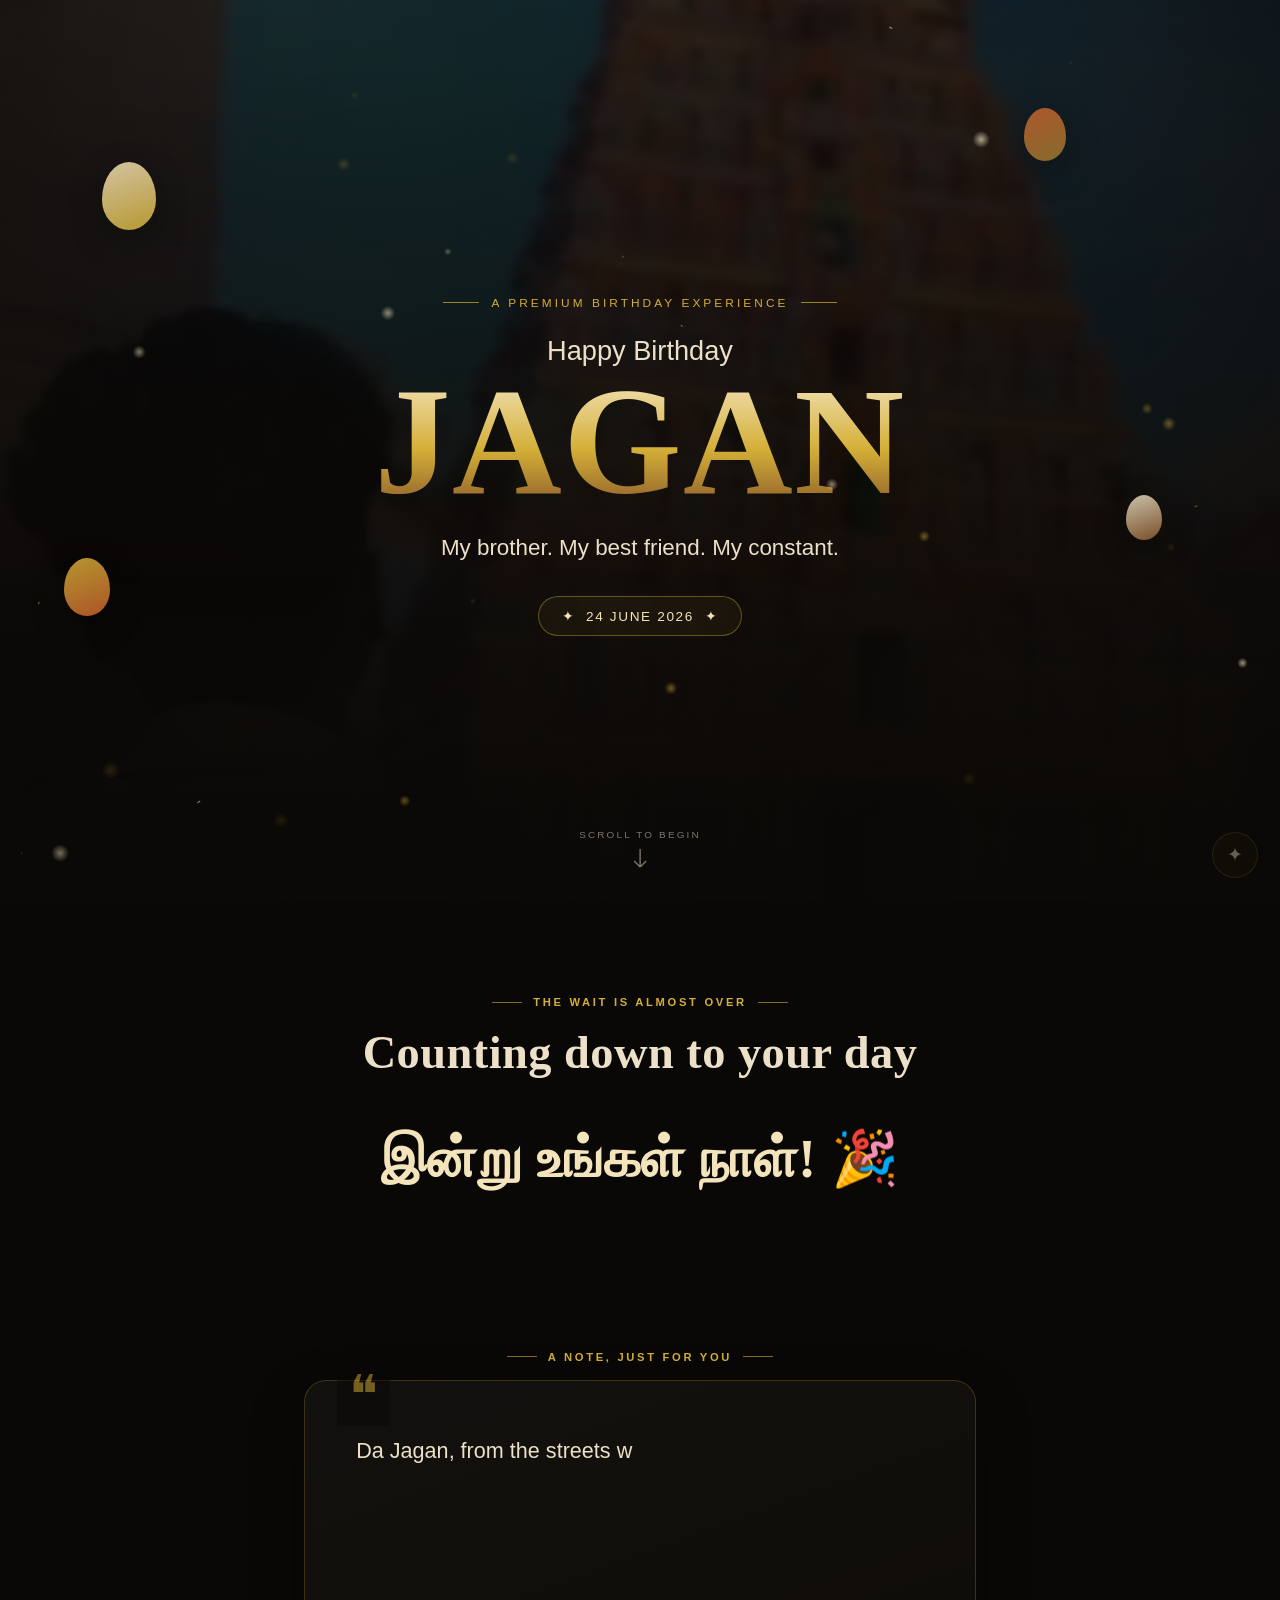
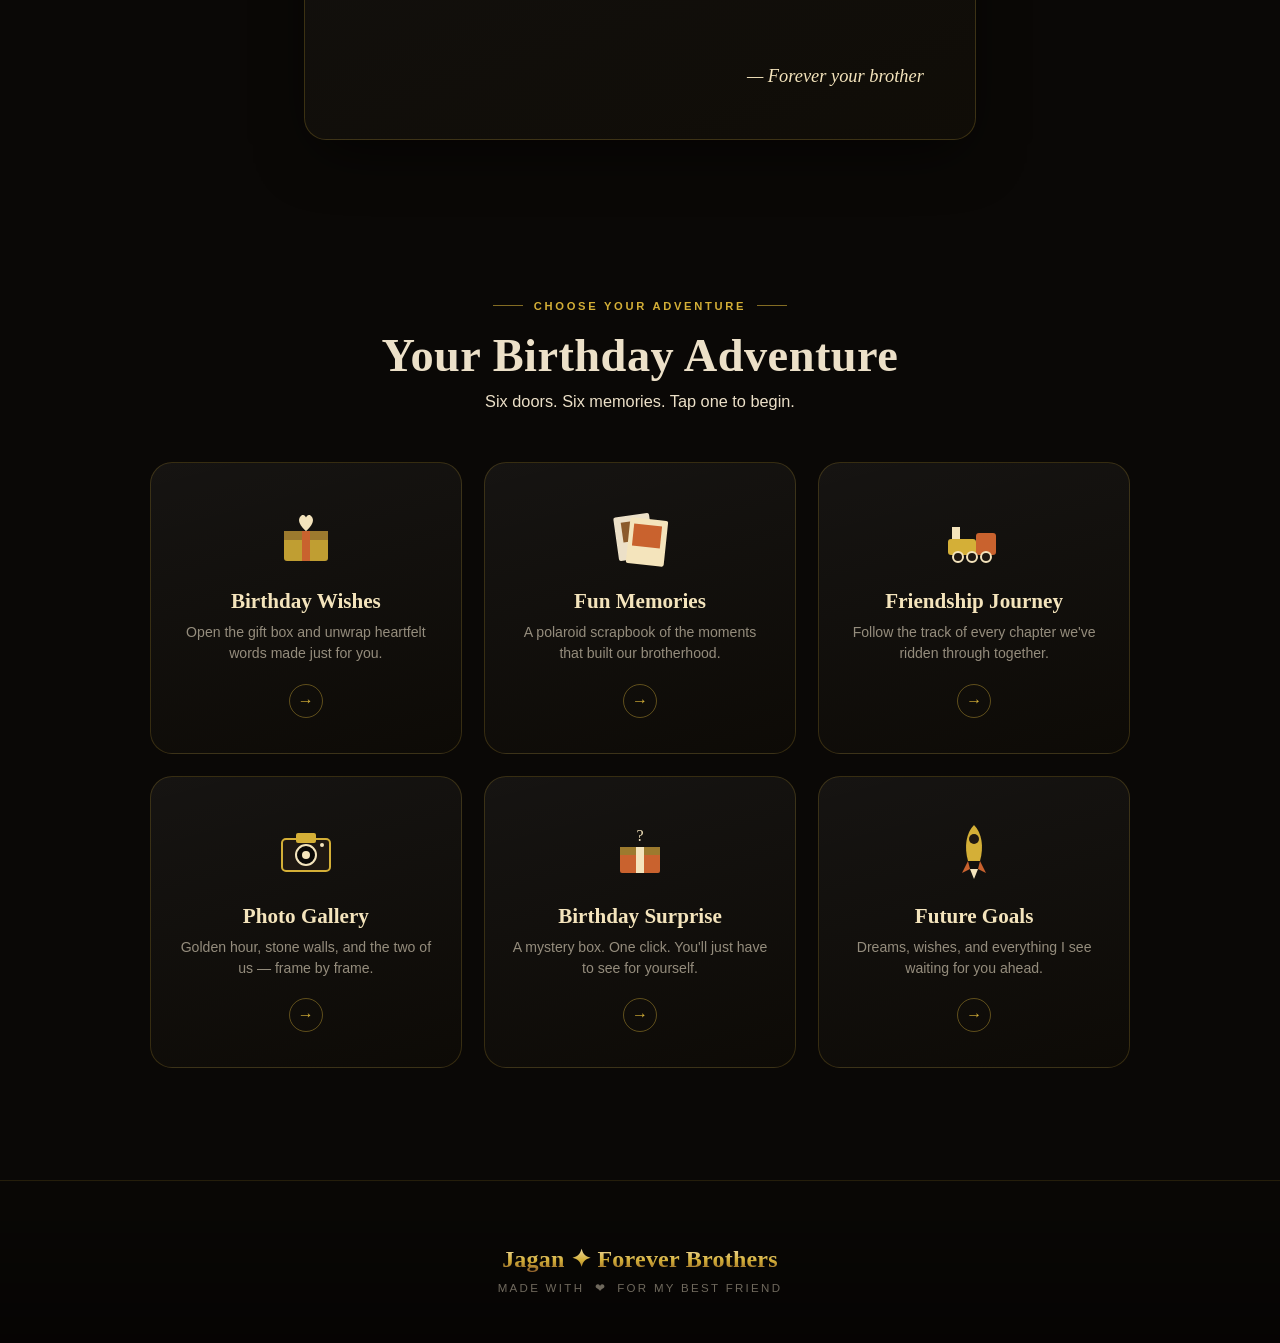
<file: index.html>
<!DOCTYPE html>
<html lang="en">
<head>
<meta charset="UTF-8">
<meta name="viewport" content="width=device-width, initial-scale=1.0">
<title>Jagan • Birthday Experience</title>
<link rel="stylesheet" href="style.css">
<style>
  /* ===== Home-specific ===== */
  .nav-brand{ visibility:hidden; }

  .hero{
    position:relative;
    min-height:100vh;
    display:flex;
    flex-direction:column;
    align-items:center;
    justify-content:center;
    text-align:center;
    overflow:hidden;
    padding:6rem 1.5rem 4rem;
  }
  .hero-photo-wrap{
    position:absolute; inset:0; z-index:0;
  }
  .hero-photo-wrap img{
    width:100%; height:100%;
    object-fit:cover;
    object-position:center 22%;
    opacity:0.32;
    filter:saturate(1.05) contrast(1.05);
  }
  .hero-photo-wrap::after{
    content:'';
    position:absolute; inset:0;
    background:
      linear-gradient(180deg, rgba(10,8,6,0.55) 0%, rgba(10,8,6,0.75) 40%, rgba(10,8,6,0.98) 90%);
  }
  .balloon{
    position:absolute;
    z-index:1;
    width:54px;
    border-radius:50% 50% 50% 50% / 55% 55% 45% 45%;
    opacity:0.85;
    animation:floatBalloon 7s ease-in-out infinite;
    filter:drop-shadow(0 10px 18px rgba(0,0,0,0.4));
  }
  .balloon::after{
    content:'';
    position:absolute;
    bottom:-22px; left:50%;
    width:1px; height:22px;
    background:rgba(212,175,55,0.4);
  }
  @keyframes floatBalloon{
    0%,100%{ transform:translateY(0) rotate(-3deg); }
    50%{ transform:translateY(-22px) rotate(3deg); }
  }
  .hero-content{ position:relative; z-index:2; max-width:760px; }
  .hero-eyebrow{
    display:flex; align-items:center; gap:0.8rem; justify-content:center;
    margin-bottom:1.6rem;
    opacity:0;
    animation:fadeUp 0.9s var(--ease) 0.1s forwards;
  }
  .hero-eyebrow .line{ width:36px; height:1px; background:var(--gold); opacity:0.7; }
  .hero-eyebrow span.label{
    font-family:'Outfit',sans-serif; font-size:0.74rem; letter-spacing:0.26em; text-transform:uppercase; color:var(--gold);
  }
  .hero-greeting{
    font-size:clamp(1.3rem,3vw,1.7rem);
    color:var(--cream);
    opacity:0;
    margin-bottom:0.4rem;
    animation:fadeUp 0.9s var(--ease) 0.25s forwards;
  }
  .hero-name{
    font-size:clamp(4rem, 17vw, 9.5rem);
    line-height:0.9;
    opacity:0;
    animation:fadeUp 1s var(--ease) 0.4s forwards;
  }
  .hero-sub{
    margin-top:1.5rem;
    font-size:clamp(1.05rem, 2.4vw, 1.4rem);
    color:var(--cream);
    opacity:0;
    font-weight:300;
    animation:fadeUp 0.9s var(--ease) 0.6s forwards;
  }
  .hero-date-badge{
    margin-top:2.2rem;
    display:inline-flex;
    align-items:center;
    gap:0.6rem;
    padding:0.7rem 1.4rem;
    border:1px solid rgba(212,175,55,0.4);
    border-radius:999px;
    background:rgba(212,175,55,0.06);
    font-family:'Outfit',sans-serif;
    font-size:0.85rem;
    letter-spacing:0.12em;
    color:var(--gold-bright);
    opacity:0;
    animation:fadeUp 0.9s var(--ease) 0.75s forwards;
  }
  @keyframes fadeUp{
    from{ opacity:0; transform:translateY(22px); }
    to{ opacity:1; transform:translateY(0); }
  }
  .scroll-cue{
    position:absolute; bottom:2rem; left:50%; transform:translateX(-50%);
    z-index:2; display:flex; flex-direction:column; align-items:center; gap:0.5rem;
    color:var(--cream); opacity:0.5;
    animation:bob 2.4s ease-in-out infinite;
  }
  @keyframes bob{ 0%,100%{ transform:translate(-50%,0); } 50%{ transform:translate(-50%,8px); } }
  .scroll-cue span{ font-size:0.62rem; letter-spacing:0.22em; text-transform:uppercase; font-family:'Outfit',sans-serif; }

  /* ===== Countdown ===== */
  .countdown-section{ padding:6rem 1.5rem 5rem; text-align:center; position:relative; }
  .countdown-title{ font-size:clamp(1.9rem, 4.5vw, 2.9rem); margin-bottom:3rem; }
  .countdown-grid{ display:flex; justify-content:center; gap:1.1rem; flex-wrap:wrap; max-width:760px; margin:0 auto; }
  .count-box{
    background:linear-gradient(165deg, rgba(212,175,55,0.1), rgba(139,90,43,0.05));
    border:1px solid rgba(212,175,55,0.3);
    border-radius:var(--radius-md);
    padding:1.7rem 1.3rem;
    min-width:104px;
    position:relative;
    transition:transform 0.4s var(--ease), border-color 0.4s var(--ease);
  }
  .count-box:hover{ transform:translateY(-6px); border-color:rgba(212,175,55,0.6); }
  .count-num{ font-family:'Playfair Display',serif; font-weight:800; font-size:2.7rem; color:var(--gold-bright); line-height:1; }
  .count-label{ font-family:'Outfit',sans-serif; font-size:0.66rem; letter-spacing:0.2em; text-transform:uppercase; color:var(--cream); opacity:0.65; margin-top:0.7rem; }
  .countdown-arrived{ display:none; font-size:clamp(2rem,6vw,3.4rem); color:var(--gold-bright); }

  /* ===== Message ===== */
  .message-section{ padding:5rem 1.5rem 6rem; text-align:center; }
  .message-card{
    background:linear-gradient(160deg, rgba(255,255,255,0.04), rgba(212,175,55,0.03));
    border:1px solid rgba(212,175,55,0.22);
    border-radius:var(--radius-lg);
    padding:clamp(2rem,5vw,3.2rem);
    box-shadow:var(--shadow-soft);
    position:relative;
  }
  .message-card::before{
    content:'❝';
    position:absolute;
    top:-18px; left:32px;
    font-family:'Playfair Display',serif;
    font-size:3.4rem;
    color:var(--gold);
    opacity:0.5;
    background:var(--void);
    padding:0 12px;
  }
  #typedMessage{
    font-size:clamp(1.05rem, 2.2vw, 1.35rem);
    line-height:1.8;
    color:var(--cream);
    min-height:9.5em;
    text-align:left;
  }
  .message-signoff{
    margin-top:1.8rem;
    text-align:right;
    font-family:'Playfair Display',serif;
    font-style:italic;
    color:var(--gold-bright);
    font-size:1.15rem;
  }

  /* ===== Cards Grid ===== */
  .cards-section{ padding:4rem 1.5rem 7rem; text-align:center; }
  .cards-title{ font-size:clamp(1.9rem,4.5vw,2.9rem); margin-bottom:0.6rem; }
  .cards-sub{ color:var(--cream); opacity:0.65; margin-bottom:3.2rem; font-size:1.02rem; }
  .cards-grid{
    display:grid;
    grid-template-columns:repeat(auto-fit, minmax(240px, 1fr));
    gap:1.4rem;
    max-width:980px;
    margin:0 auto;
  }
  .bcard{
    position:relative;
    display:flex;
    flex-direction:column;
    align-items:center;
    text-align:center;
    text-decoration:none;
    padding:2.6rem 1.6rem 2.2rem;
    border-radius:var(--radius-lg);
    background:linear-gradient(165deg, rgba(255,255,255,0.05), rgba(212,175,55,0.02));
    border:1px solid rgba(212,175,55,0.2);
    overflow:hidden;
    transition:transform 0.45s var(--ease), border-color 0.45s var(--ease), box-shadow 0.45s var(--ease);
  }
  .bcard::before{
    content:'';
    position:absolute; inset:0;
    background:radial-gradient(circle at 50% 0%, rgba(212,175,55,0.16), transparent 65%);
    opacity:0;
    transition:opacity 0.45s var(--ease);
  }
  .bcard:hover{
    transform:translateY(-10px) scale(1.02);
    border-color:rgba(212,175,55,0.55);
    box-shadow:0 25px 60px -15px rgba(212,175,55,0.25);
  }
  .bcard:hover::before{ opacity:1; }
  .bcard-icon{
    width:64px; height:64px;
    margin-bottom:1.3rem;
    position:relative;
    z-index:1;
  }
  .bcard-icon svg{ width:100%; height:100%; }
  .bcard-title{
    font-family:'Playfair Display',serif;
    font-weight:700;
    font-size:1.32rem;
    color:var(--gold-bright);
    margin-bottom:0.5rem;
    position:relative; z-index:1;
  }
  .bcard-desc{
    font-size:0.88rem;
    color:var(--cream);
    opacity:0.6;
    position:relative; z-index:1;
    line-height:1.5;
  }
  .bcard-arrow{
    margin-top:1.2rem;
    width:34px; height:34px;
    border-radius:50%;
    border:1px solid rgba(212,175,55,0.4);
    display:flex; align-items:center; justify-content:center;
    color:var(--gold);
    position:relative; z-index:1;
    transition:background 0.4s var(--ease), transform 0.4s var(--ease);
  }
  .bcard:hover .bcard-arrow{ background:var(--gold); color:var(--ink); transform:translateX(4px); }

  /* ===== Easter egg ===== */
  .egg-trigger{
    position:fixed;
    bottom:1.4rem; right:1.4rem;
    width:46px; height:46px;
    border-radius:50%;
    background:rgba(212,175,55,0.08);
    border:1px solid rgba(212,175,55,0.3);
    z-index:40;
    cursor:pointer;
    display:flex; align-items:center; justify-content:center;
    font-size:1.2rem;
    opacity:0.4;
    transition:opacity 0.4s ease, transform 0.4s ease;
  }
  .egg-trigger:hover{ opacity:1; transform:scale(1.1) rotate(15deg); }

  .egg-modal{
    position:fixed; inset:0; z-index:250;
    display:none;
    align-items:center; justify-content:center;
    background:rgba(10,8,6,0.88);
    backdrop-filter:blur(6px);
    padding:1.5rem;
  }
  .egg-modal.show{ display:flex; }
  .egg-box{
    max-width:420px;
    text-align:center;
    background:linear-gradient(160deg, rgba(212,175,55,0.1), rgba(255,255,255,0.03));
    border:1px solid rgba(212,175,55,0.4);
    border-radius:var(--radius-lg);
    padding:2.6rem 2rem;
    position:relative;
    animation:eggPop 0.5s var(--ease);
  }
  @keyframes eggPop{ from{ opacity:0; transform:scale(0.85); } to{ opacity:1; transform:scale(1); } }
  .egg-box h3{ font-family:'Playfair Display',serif; color:var(--gold-bright); font-size:1.5rem; margin-bottom:0.8rem; }
  .egg-box p{ font-size:0.98rem; color:var(--cream); opacity:0.85; line-height:1.6; margin-bottom:1.4rem; }
  .egg-close{
    position:absolute; top:14px; right:16px;
    background:none; border:none; color:var(--gold); font-size:1.3rem; cursor:pointer;
  }
</style>
</head>
<body>

<div class="bg-glow"></div>
<canvas id="fxCanvas"></canvas>

<nav class="site-nav">
  <span class="nav-brand">Jagan</span>
  <span></span>
</nav>

<!-- ================= HERO ================= -->
<section class="hero">
  <div class="hero-photo-wrap">
    <img src="assets/photo-3.jpeg" alt="Jagan at the temple">
  </div>

  <svg class="balloon" style="left:8%; top:18%; background:linear-gradient(160deg,#f4e4bc,#d4af37); animation-delay:0s;" viewBox="0 0 40 50"></svg>
  <svg class="balloon" style="left:80%; top:12%; width:42px; background:linear-gradient(160deg,#c9622e,#9c7a2e); animation-delay:1.2s;" viewBox="0 0 40 50"></svg>
  <svg class="balloon" style="left:88%; top:55%; width:36px; background:linear-gradient(160deg,#ece0c8,#8b5a2b); animation-delay:2.4s;" viewBox="0 0 40 50"></svg>
  <svg class="balloon" style="left:5%; top:62%; width:46px; background:linear-gradient(160deg,#d4af37,#c9622e); animation-delay:0.6s;" viewBox="0 0 40 50"></svg>

  <div class="hero-content">
    <div class="hero-eyebrow">
      <span class="line"></span>
      <span class="label">A Premium Birthday Experience</span>
      <span class="line"></span>
    </div>
    <p class="hero-greeting">Happy Birthday</p>
    <h1 class="hero-name display gold-text">JAGAN</h1>
    <p class="hero-sub">My brother. My best friend. My constant.</p>
    <div class="hero-date-badge">✦ &nbsp;24 JUNE 2026&nbsp; ✦</div>
  </div>

  <div class="scroll-cue">
    <span>Scroll to begin</span>
    <svg width="14" height="20" viewBox="0 0 14 20" fill="none"><path d="M7 1V19M7 19L1 13M7 19L13 13" stroke="currentColor" stroke-width="1.4"/></svg>
  </div>
</section>

<!-- ================= COUNTDOWN ================= -->
<section class="countdown-section">
  <div class="section-eyebrow"><span class="line"></span> The Wait Is Almost Over <span class="line"></span></div>
  <h2 class="countdown-title display reveal">Counting down to your day</h2>
  <div class="countdown-grid" id="countdownGrid">
    <div class="count-box reveal"><div class="count-num" id="cd-days">--</div><div class="count-label">Days</div></div>
    <div class="count-box reveal"><div class="count-num" id="cd-hours">--</div><div class="count-label">Hours</div></div>
    <div class="count-box reveal"><div class="count-num" id="cd-mins">--</div><div class="count-label">Minutes</div></div>
    <div class="count-box reveal"><div class="count-num" id="cd-secs">--</div><div class="count-label">Seconds</div></div>
  </div>
  <div class="countdown-arrived display" id="countdownArrived">இன்று உங்கள் நாள்! 🎉</div>
</section>

<!-- ================= MESSAGE ================= -->
<section class="message-section">
  <div class="wrap-narrow">
    <div class="section-eyebrow"><span class="line"></span> A Note, Just For You <span class="line"></span></div>
    <div class="message-card reveal">
      <p id="typedMessage"></p>
      <p class="message-signoff">— Forever your brother</p>
    </div>
  </div>
</section>

<!-- ================= CARDS GRID ================= -->
<section class="cards-section">
  <div class="section-eyebrow"><span class="line"></span> Choose Your Adventure <span class="line"></span></div>
  <h2 class="cards-title display reveal">Your Birthday Adventure</h2>
  <p class="cards-sub reveal">Six doors. Six memories. Tap one to begin.</p>

  <div class="cards-grid">

    <a href="wishes.html" data-transition class="bcard reveal">
      <div class="bcard-icon">
        <svg viewBox="0 0 64 64" fill="none">
          <rect x="10" y="26" width="44" height="30" rx="3" fill="#d4af37" opacity="0.9"/>
          <rect x="10" y="26" width="44" height="9" fill="#9c7a2e"/>
          <rect x="28" y="26" width="8" height="30" fill="#c9622e"/>
          <path d="M32 26C32 26 22 18 26 12C30 6 36 14 32 26Z" fill="#f4e4bc"/>
          <path d="M32 26C32 26 42 18 38 12C34 6 28 14 32 26Z" fill="#f4e4bc"/>
        </svg>
      </div>
      <div class="bcard-title">Birthday Wishes</div>
      <div class="bcard-desc">Open the gift box and unwrap heartfelt words made just for you.</div>
      <div class="bcard-arrow">→</div>
    </a>

    <a href="memories.html" data-transition class="bcard reveal">
      <div class="bcard-icon">
        <svg viewBox="0 0 64 64" fill="none">
          <rect x="8" y="10" width="36" height="44" rx="2" fill="#ece0c8" transform="rotate(-8 26 32)"/>
          <rect x="14" y="16" width="24" height="20" fill="#8b5a2b" transform="rotate(-8 26 26)"/>
          <rect x="20" y="14" width="38" height="46" rx="2" fill="#f4e4bc" transform="rotate(6 39 37)"/>
          <rect x="25" y="20" width="28" height="22" fill="#c9622e" transform="rotate(6 39 31)"/>
        </svg>
      </div>
      <div class="bcard-title">Fun Memories</div>
      <div class="bcard-desc">A polaroid scrapbook of the moments that built our brotherhood.</div>
      <div class="bcard-arrow">→</div>
    </a>

    <a href="journey.html" data-transition class="bcard reveal">
      <div class="bcard-icon">
        <svg viewBox="0 0 64 64" fill="none">
          <rect x="6" y="34" width="28" height="16" rx="3" fill="#d4af37"/>
          <rect x="34" y="28" width="20" height="22" rx="3" fill="#c9622e"/>
          <circle cx="16" cy="52" r="5" fill="#1f1812" stroke="#f4e4bc" stroke-width="2"/>
          <circle cx="30" cy="52" r="5" fill="#1f1812" stroke="#f4e4bc" stroke-width="2"/>
          <circle cx="44" cy="52" r="5" fill="#1f1812" stroke="#f4e4bc" stroke-width="2"/>
          <rect x="10" y="22" width="8" height="12" fill="#f4e4bc"/>
        </svg>
      </div>
      <div class="bcard-title">Friendship Journey</div>
      <div class="bcard-desc">Follow the track of every chapter we've ridden through together.</div>
      <div class="bcard-arrow">→</div>
    </a>

    <a href="gallery.html" data-transition class="bcard reveal">
      <div class="bcard-icon">
        <svg viewBox="0 0 64 64" fill="none">
          <rect x="8" y="20" width="48" height="32" rx="4" fill="#1f1812" stroke="#d4af37" stroke-width="2"/>
          <rect x="22" y="14" width="20" height="10" rx="2" fill="#d4af37"/>
          <circle cx="32" cy="36" r="10" fill="#0a0806" stroke="#f4e4bc" stroke-width="2"/>
          <circle cx="32" cy="36" r="4" fill="#f4e4bc"/>
          <circle cx="48" cy="26" r="2" fill="#f4e4bc"/>
        </svg>
      </div>
      <div class="bcard-title">Photo Gallery</div>
      <div class="bcard-desc">Golden hour, stone walls, and the two of us — frame by frame.</div>
      <div class="bcard-arrow">→</div>
    </a>

    <a href="surprise.html" data-transition class="bcard reveal">
      <div class="bcard-icon">
        <svg viewBox="0 0 64 64" fill="none">
          <rect x="12" y="28" width="40" height="26" rx="2" fill="#c9622e"/>
          <rect x="12" y="28" width="40" height="8" fill="#9c7a2e"/>
          <rect x="28" y="28" width="8" height="26" fill="#f4e4bc"/>
          <text x="32" y="22" text-anchor="middle" font-size="16" fill="#f4e4bc" font-family="Georgia,serif">?</text>
        </svg>
      </div>
      <div class="bcard-title">Birthday Surprise</div>
      <div class="bcard-desc">A mystery box. One click. You'll just have to see for yourself.</div>
      <div class="bcard-arrow">→</div>
    </a>

    <a href="future.html" data-transition class="bcard reveal">
      <div class="bcard-icon">
        <svg viewBox="0 0 64 64" fill="none">
          <path d="M32 6C40 14 42 28 38 42L26 42C22 28 24 14 32 6Z" fill="#d4af37"/>
          <circle cx="32" cy="20" r="5" fill="#1f1812"/>
          <path d="M26 42L20 54L28 50Z" fill="#c9622e"/>
          <path d="M38 42L44 54L36 50Z" fill="#c9622e"/>
          <path d="M28 50L32 60L36 50Z" fill="#f4e4bc"/>
        </svg>
      </div>
      <div class="bcard-title">Future Goals</div>
      <div class="bcard-desc">Dreams, wishes, and everything I see waiting for you ahead.</div>
      <div class="bcard-arrow">→</div>
    </a>

  </div>
</section>

<footer class="site-footer">
  <div class="footer-names display gold-text">Jagan ✦ Forever Brothers</div>
  <div class="footer-tag">Made with <span class="footer-heart">❤</span> for my best friend</div>
</footer>

<!-- Easter egg -->
<div class="egg-trigger" id="eggTrigger" title="???">✦</div>
<div class="egg-modal" id="eggModal">
  <div class="egg-box">
    <button class="egg-close" id="eggClose">✕</button>
    <h3>You found it 👀</h3>
    <p>Most people never click the little gold star. But you did — because you've always been the one who notices things. Happy Birthday, machi. This whole site exists because you're worth the effort.</p>
  </div>
</div>

<script src="script.js"></script>
<script>
  const fullMessage = "Da Jagan, from the streets we grew up on to every temple gopuram we've stood under chasing the evening light — you've never once felt like just a friend. You're the brother I got to choose. The one who shows up without being asked, who laughs the loudest at my worst jokes, and who I trust with the parts of my life I don't show anyone else. Today the world gets to celebrate the version of you I've always known — loyal, full of life, and quietly the strongest person I know. May this year give you everything you've been chasing, and may we still be sitting on some old stone wall talking nonsense thirty years from now.";

  const msgEl = document.getElementById('typedMessage');
  const msgObserver = new IntersectionObserver((entries) => {
    entries.forEach(e => {
      if(e.isIntersecting){
        typeText(msgEl, fullMessage, 18);
        msgObserver.disconnect();
      }
    });
  }, { threshold: 0.4 });
  msgObserver.observe(document.querySelector('.message-card'));

  // easter egg
  const eggTrigger = document.getElementById('eggTrigger');
  const eggModal = document.getElementById('eggModal');
  const eggClose = document.getElementById('eggClose');
  eggTrigger.addEventListener('click', () => {
    eggModal.classList.add('show');
    confettiBurst(window.innerWidth/2, window.innerHeight/2, {count:80});
  });
  eggClose.addEventListener('click', () => eggModal.classList.remove('show'));
  eggModal.addEventListener('click', (e) => { if(e.target === eggModal) eggModal.classList.remove('show'); });
</script>
</body>
</html>
</file>
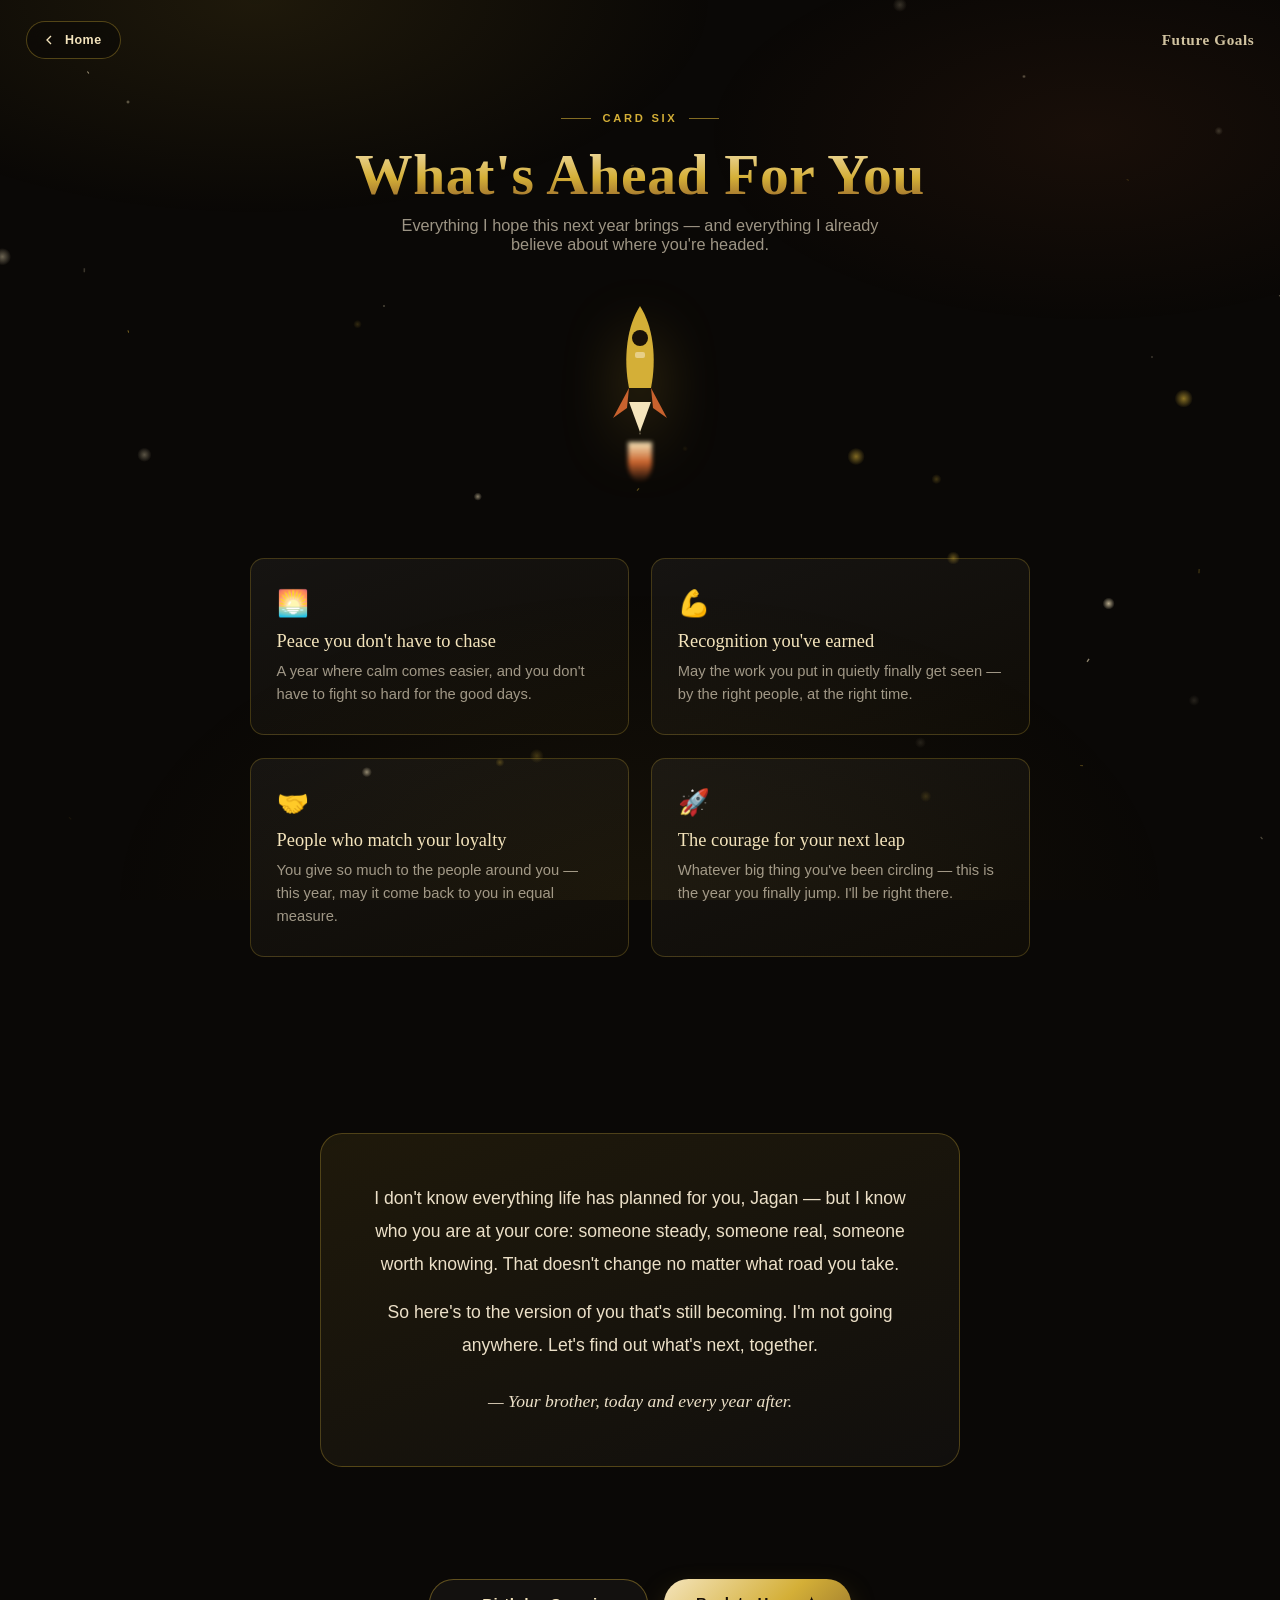
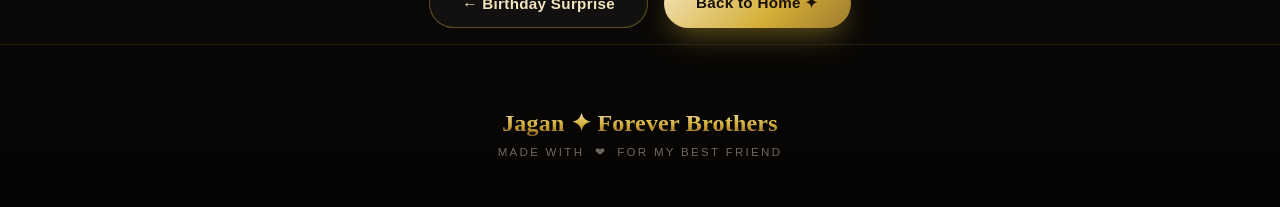
<file: future.html>
<!DOCTYPE html>
<html lang="en">
<head>
<meta charset="UTF-8">
<meta name="viewport" content="width=device-width, initial-scale=1.0">
<title>Future Goals • Jagan</title>
<link rel="stylesheet" href="style.css">
<style>
  .page-hero{
    padding:7rem 1.5rem 2rem;
    text-align:center;
    position:relative;
    overflow:hidden;
  }
  .page-title{ font-size:clamp(2.3rem,6vw,3.6rem); margin-bottom:0.6rem; }
  .page-sub{ color:var(--cream); opacity:0.65; max-width:520px; margin:0 auto; font-size:1.02rem; }

  .stars{
    position:absolute; inset:0;
    z-index:0;
    background-image:
      radial-gradient(2px 2px at 10% 20%, rgba(244,228,188,0.5), transparent),
      radial-gradient(2px 2px at 80% 15%, rgba(244,228,188,0.4), transparent),
      radial-gradient(1.5px 1.5px at 30% 60%, rgba(244,228,188,0.4), transparent),
      radial-gradient(2px 2px at 65% 45%, rgba(244,228,188,0.5), transparent),
      radial-gradient(1.5px 1.5px at 90% 70%, rgba(244,228,188,0.3), transparent),
      radial-gradient(1.5px 1.5px at 50% 85%, rgba(244,228,188,0.4), transparent);
  }

  .rocket-stage{
    position:relative;
    width:90px;
    height:160px;
    margin:3rem auto 1rem;
    z-index:1;
    animation:rocketFloat 4s ease-in-out infinite;
  }
  @keyframes rocketFloat{
    0%,100%{ transform:translateY(0) rotate(0deg); }
    50%{ transform:translateY(-16px) rotate(2deg); }
  }
  .rocket-stage svg{ width:100%; height:100%; filter:drop-shadow(0 20px 30px rgba(212,175,55,0.35)); }
  .rocket-flame{
    position:absolute;
    bottom:-20px; left:50%;
    width:24px; height:40px;
    margin-left:-12px;
    background:linear-gradient(180deg, var(--gold-bright), var(--rose-ember), transparent);
    border-radius:0 0 50% 50%;
    animation:flameFlicker 0.3s ease-in-out infinite alternate;
    filter:blur(2px);
  }
  @keyframes flameFlicker{ from{ transform:scaleY(1) scaleX(1); } to{ transform:scaleY(1.2) scaleX(0.85); } }

  .goals-section{ padding:3rem 1.5rem 6rem; }
  .goals-grid{
    display:grid;
    grid-template-columns:repeat(2, 1fr);
    gap:1.4rem;
    max-width:780px;
    margin:0 auto;
  }
  @media (max-width:600px){
    .goals-grid{ grid-template-columns:1fr; }
  }
  .goal-card{
    background:linear-gradient(160deg, rgba(255,255,255,0.05), rgba(212,175,55,0.03));
    border:1px solid rgba(212,175,55,0.25);
    border-radius:var(--radius-md);
    padding:1.8rem 1.6rem;
    text-align:left;
    transition:transform 0.4s var(--ease), border-color 0.4s var(--ease);
  }
  .goal-card:hover{ transform:translateY(-6px); border-color:rgba(212,175,55,0.55); }
  .goal-icon{ font-size:1.6rem; margin-bottom:0.8rem; display:block; }
  .goal-title{
    font-family:'Playfair Display',serif;
    font-size:1.15rem;
    color:var(--gold-bright);
    margin-bottom:0.5rem;
  }
  .goal-desc{
    font-size:0.92rem;
    color:var(--cream);
    opacity:0.65;
    line-height:1.55;
  }

  .closing-section{
    padding:5rem 1.5rem 6rem;
    text-align:center;
  }
  .closing-card{
    max-width:640px;
    margin:0 auto;
    background:linear-gradient(160deg, rgba(212,175,55,0.1), rgba(255,255,255,0.03));
    border:1px solid rgba(212,175,55,0.3);
    border-radius:var(--radius-lg);
    padding:clamp(2rem,5vw,3rem);
  }
  .closing-card p{
    font-size:1.1rem;
    line-height:1.85;
    color:var(--cream);
  }
  .closing-sign{
    margin-top:1.5rem;
    font-family:'Playfair Display',serif;
    font-style:italic;
    color:var(--gold-bright);
    font-size:1.15rem;
  }

  .nav-area{ display:flex; justify-content:center; gap:1rem; margin-top:1rem; flex-wrap:wrap; padding-bottom:1rem;}
</style>
</head>
<body>

<div class="bg-glow"></div>
<canvas id="fxCanvas"></canvas>

<nav class="site-nav">
  <a href="index.html" data-transition class="back-btn">
    <svg viewBox="0 0 24 24" fill="none" stroke="currentColor" stroke-width="2"><path d="M15 18L9 12L15 6"/></svg>
    Home
  </a>
  <span class="nav-brand">Future Goals</span>
</nav>

<section class="page-hero">
  <div class="stars"></div>
  <div class="section-eyebrow"><span class="line"></span> Card Six <span class="line"></span></div>
  <h1 class="page-title display gold-text">What's Ahead For You</h1>
  <p class="page-sub">Everything I hope this next year brings — and everything I already believe about where you're headed.</p>

  <div class="rocket-stage">
    <div class="rocket-flame"></div>
    <svg viewBox="0 0 90 160" fill="none">
      <path d="M45 4C58 24 62 56 56 86L34 86C28 56 32 24 45 4Z" fill="#d4af37"/>
      <circle cx="45" cy="36" r="8" fill="#1a1108"/>
      <path d="M34 86L18 116L32 106Z" fill="#c9622e"/>
      <path d="M56 86L72 116L58 106Z" fill="#c9622e"/>
      <path d="M34 100L45 130L56 100Z" fill="#f4e4bc"/>
      <rect x="40" y="50" width="10" height="6" rx="2" fill="#f4e4bc" opacity="0.6"/>
    </svg>
  </div>
</section>

<section class="goals-section">
  <div class="goals-grid">
    <div class="goal-card reveal">
      <span class="goal-icon">🌅</span>
      <div class="goal-title">Peace you don't have to chase</div>
      <div class="goal-desc">A year where calm comes easier, and you don't have to fight so hard for the good days.</div>
    </div>
    <div class="goal-card reveal">
      <span class="goal-icon">💪</span>
      <div class="goal-title">Recognition you've earned</div>
      <div class="goal-desc">May the work you put in quietly finally get seen — by the right people, at the right time.</div>
    </div>
    <div class="goal-card reveal">
      <span class="goal-icon">🤝</span>
      <div class="goal-title">People who match your loyalty</div>
      <div class="goal-desc">You give so much to the people around you — this year, may it come back to you in equal measure.</div>
    </div>
    <div class="goal-card reveal">
      <span class="goal-icon">🚀</span>
      <div class="goal-title">The courage for your next leap</div>
      <div class="goal-desc">Whatever big thing you've been circling — this is the year you finally jump. I'll be right there.</div>
    </div>
  </div>
</section>

<section class="closing-section">
  <div class="closing-card reveal">
    <p>I don't know everything life has planned for you, Jagan — but I know who you are at your core: someone steady, someone real, someone worth knowing. That doesn't change no matter what road you take.</p>
    <p style="margin-top:1rem;">So here's to the version of you that's still becoming. I'm not going anywhere. Let's find out what's next, together.</p>
    <p class="closing-sign">— Your brother, today and every year after.</p>
  </div>
</section>

<div class="nav-area">
  <a href="surprise.html" data-transition class="btn btn-ghost">← Birthday Surprise</a>
  <a href="index.html" data-transition class="btn btn-gold">Back to Home ✦</a>
</div>

<footer class="site-footer">
  <div class="footer-names display gold-text">Jagan ✦ Forever Brothers</div>
  <div class="footer-tag">Made with <span class="footer-heart">❤</span> for my best friend</div>
</footer>

<script src="script.js"></script>
</body>
</html>
</file>
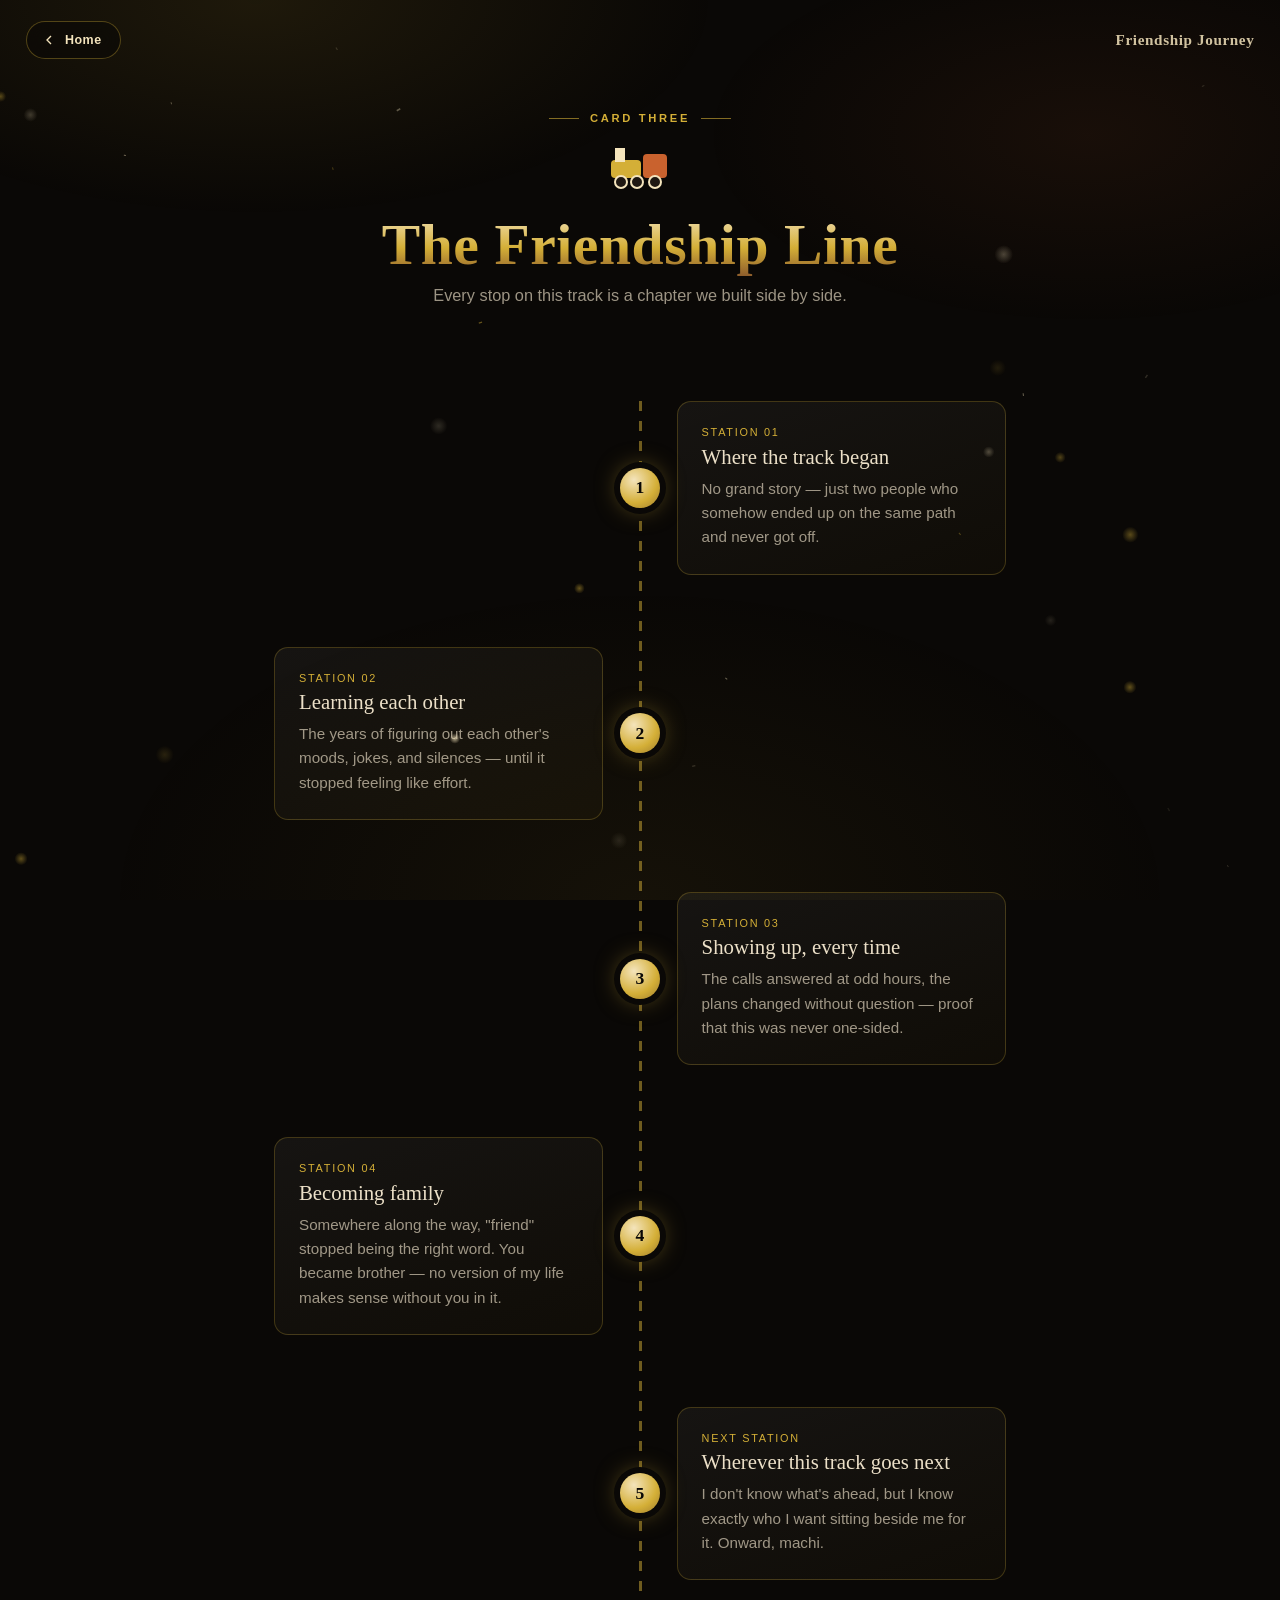
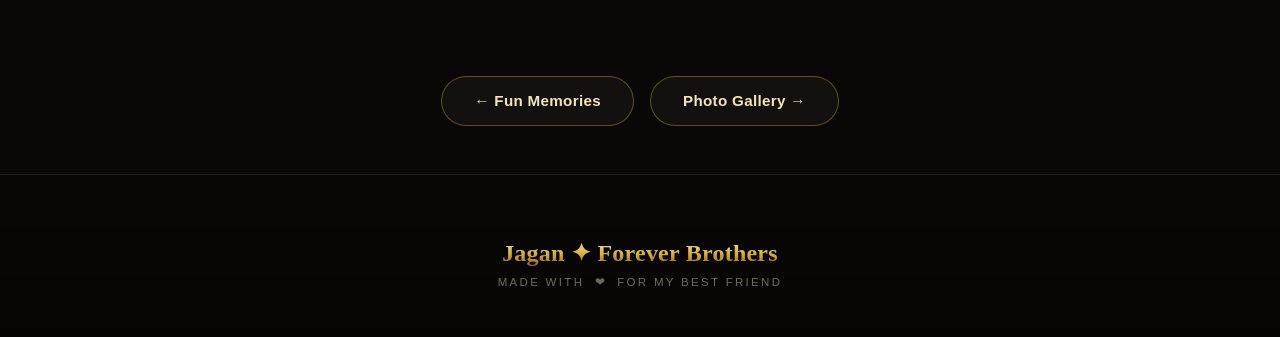
<file: journey.html>
<!DOCTYPE html>
<html lang="en">
<head>
<meta charset="UTF-8">
<meta name="viewport" content="width=device-width, initial-scale=1.0">
<title>Friendship Journey • Jagan</title>
<link rel="stylesheet" href="style.css">
<style>
  .page-hero{
    padding:7rem 1.5rem 2rem;
    text-align:center;
  }
  .page-title{ font-size:clamp(2.3rem,6vw,3.6rem); margin-bottom:0.6rem; }
  .page-sub{ color:var(--cream); opacity:0.65; max-width:520px; margin:0 auto; font-size:1.02rem; }

  .journey-track{
    position:relative;
    max-width:780px;
    margin:4rem auto 0;
    padding:0 1.5rem 5rem;
  }
  .track-line{
    position:absolute;
    left:50%;
    top:0; bottom:60px;
    width:3px;
    margin-left:-1.5px;
    background:repeating-linear-gradient(180deg, var(--gold) 0, var(--gold) 10px, transparent 10px, transparent 20px);
    opacity:0.5;
  }
  @media (max-width:640px){
    .track-line{ left:28px; }
  }

  .stop{
    position:relative;
    display:flex;
    align-items:center;
    margin-bottom:4.5rem;
    width:100%;
  }
  .stop:last-child{ margin-bottom:0; }
  .stop:nth-child(odd){ justify-content:flex-start; }
  .stop:nth-child(even){ justify-content:flex-end; }
  .stop-card{
    width:45%;
    background:linear-gradient(160deg, rgba(255,255,255,0.05), rgba(212,175,55,0.03));
    border:1px solid rgba(212,175,55,0.25);
    border-radius:var(--radius-md);
    padding:1.5rem 1.5rem;
    text-align:left;
    position:relative;
  }
  .stop-marker{
    position:absolute;
    left:50%; top:50%;
    width:40px; height:40px;
    margin-left:-20px; margin-top:-20px;
    border-radius:50%;
    background:radial-gradient(circle at 35% 30%, var(--gold-bright), var(--gold) 60%, var(--gold-deep));
    box-shadow:0 0 0 6px var(--void), 0 0 24px rgba(212,175,55,0.5);
    display:flex; align-items:center; justify-content:center;
    font-family:'Playfair Display',serif;
    font-weight:800;
    color:var(--ink);
    font-size:1.1rem;
    z-index:2;
  }
  @media (max-width:640px){
    .journey-track{ padding-left:0; }
    .stop{ justify-content:flex-start !important; padding-left:64px; }
    .stop-card{ width:100%; }
    .stop-marker{ left:28px; margin-left:-20px; }
  }

  .stop-tag{
    font-family:'Outfit',sans-serif;
    font-size:0.68rem;
    letter-spacing:0.16em;
    text-transform:uppercase;
    color:var(--gold);
    margin-bottom:0.4rem;
  }
  .stop-title{
    font-family:'Playfair Display',serif;
    font-size:1.3rem;
    color:var(--cream);
    margin-bottom:0.5rem;
  }
  .stop-desc{
    font-size:0.95rem;
    color:var(--cream);
    opacity:0.65;
    line-height:1.6;
  }

  .train-icon{
    margin:0 auto 1rem;
    width:70px;
  }

  .nav-area{ display:flex; justify-content:center; gap:1rem; margin-top:1rem; flex-wrap:wrap; padding-bottom:3rem;}
</style>
</head>
<body>

<div class="bg-glow"></div>
<canvas id="fxCanvas"></canvas>

<nav class="site-nav">
  <a href="index.html" data-transition class="back-btn">
    <svg viewBox="0 0 24 24" fill="none" stroke="currentColor" stroke-width="2"><path d="M15 18L9 12L15 6"/></svg>
    Home
  </a>
  <span class="nav-brand">Friendship Journey</span>
</nav>

<section class="page-hero">
  <div class="section-eyebrow"><span class="line"></span> Card Three <span class="line"></span></div>
  <svg class="train-icon" viewBox="0 0 70 50" fill="none">
    <rect x="6" y="18" width="30" height="18" rx="4" fill="#d4af37"/>
    <rect x="38" y="12" width="24" height="24" rx="4" fill="#c9622e"/>
    <circle cx="16" cy="40" r="6" fill="#1f1812" stroke="#f4e4bc" stroke-width="2"/>
    <circle cx="32" cy="40" r="6" fill="#1f1812" stroke="#f4e4bc" stroke-width="2"/>
    <circle cx="50" cy="40" r="6" fill="#1f1812" stroke="#f4e4bc" stroke-width="2"/>
    <rect x="10" y="6" width="10" height="14" fill="#f4e4bc"/>
  </svg>
  <h1 class="page-title display gold-text">The Friendship Line</h1>
  <p class="page-sub">Every stop on this track is a chapter we built side by side.</p>
</section>

<div class="journey-track">
  <div class="track-line"></div>

  <div class="stop">
    <div class="stop-card reveal">
      <div class="stop-tag">Station 01</div>
      <div class="stop-title">Where the track began</div>
      <div class="stop-desc">No grand story — just two people who somehow ended up on the same path and never got off.</div>
    </div>
    <div class="stop-marker">1</div>
  </div>

  <div class="stop">
    <div class="stop-card reveal">
      <div class="stop-tag">Station 02</div>
      <div class="stop-title">Learning each other</div>
      <div class="stop-desc">The years of figuring out each other's moods, jokes, and silences — until it stopped feeling like effort.</div>
    </div>
    <div class="stop-marker">2</div>
  </div>

  <div class="stop">
    <div class="stop-card reveal">
      <div class="stop-tag">Station 03</div>
      <div class="stop-title">Showing up, every time</div>
      <div class="stop-desc">The calls answered at odd hours, the plans changed without question — proof that this was never one-sided.</div>
    </div>
    <div class="stop-marker">3</div>
  </div>

  <div class="stop">
    <div class="stop-card reveal">
      <div class="stop-tag">Station 04</div>
      <div class="stop-title">Becoming family</div>
      <div class="stop-desc">Somewhere along the way, "friend" stopped being the right word. You became brother — no version of my life makes sense without you in it.</div>
    </div>
    <div class="stop-marker">4</div>
  </div>

  <div class="stop">
    <div class="stop-card reveal">
      <div class="stop-tag">Next Station</div>
      <div class="stop-title">Wherever this track goes next</div>
      <div class="stop-desc">I don't know what's ahead, but I know exactly who I want sitting beside me for it. Onward, machi.</div>
    </div>
    <div class="stop-marker">5</div>
  </div>

</div>

<div class="nav-area">
  <a href="memories.html" data-transition class="btn btn-ghost">← Fun Memories</a>
  <a href="gallery.html" data-transition class="btn btn-ghost">Photo Gallery →</a>
</div>

<footer class="site-footer">
  <div class="footer-names display gold-text">Jagan ✦ Forever Brothers</div>
  <div class="footer-tag">Made with <span class="footer-heart">❤</span> for my best friend</div>
</footer>

<script src="script.js"></script>
</body>
</html>
</file>
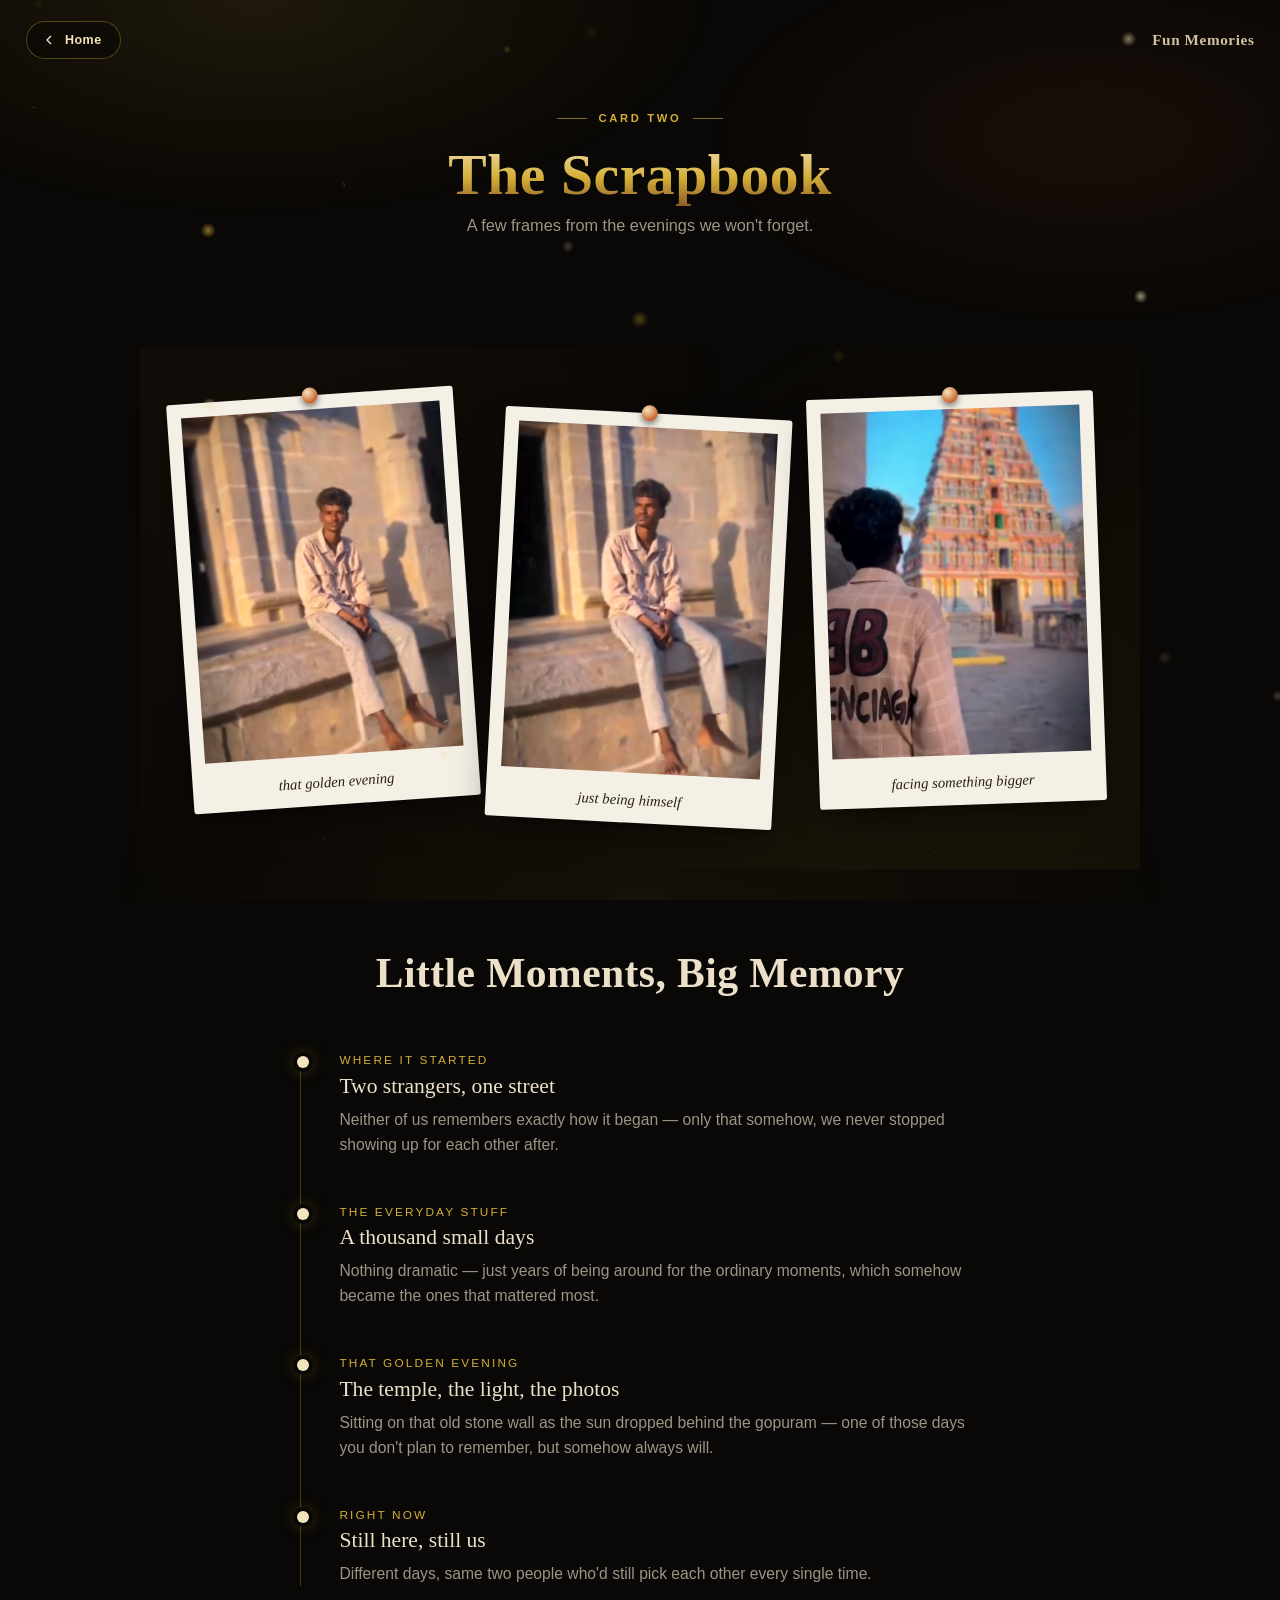
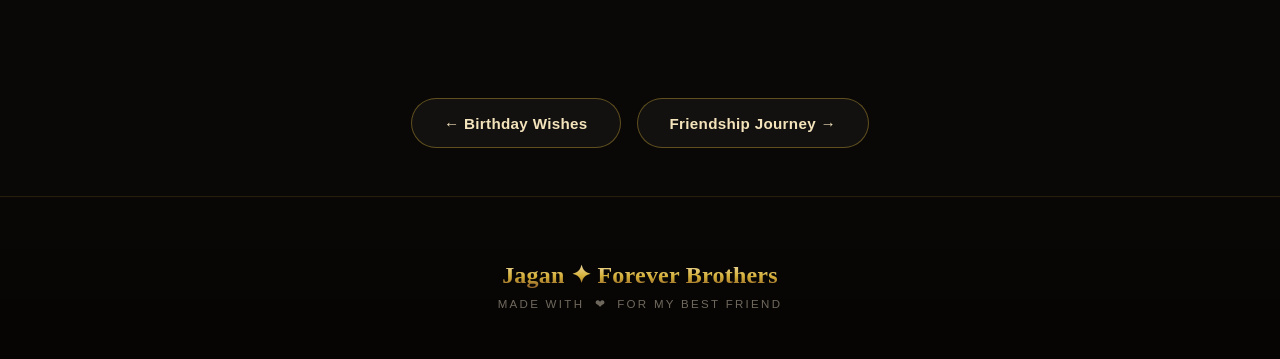
<file: memories.html>
<!DOCTYPE html>
<html lang="en">
<head>
<meta charset="UTF-8">
<meta name="viewport" content="width=device-width, initial-scale=1.0">
<title>Fun Memories • Jagan</title>
<link rel="stylesheet" href="style.css">
<style>
  .page-hero{
    padding:7rem 1.5rem 3rem;
    text-align:center;
  }
  .page-title{ font-size:clamp(2.3rem,6vw,3.6rem); margin-bottom:0.6rem; }
  .page-sub{ color:var(--cream); opacity:0.65; max-width:520px; margin:0 auto 1rem; font-size:1.02rem; }

  .corkboard{
    position:relative;
    max-width:1000px;
    margin:3rem auto 0;
    padding:3rem 1.5rem 4rem;
    background:
      radial-gradient(circle at 10% 20%, rgba(139,90,43,0.08), transparent 50%),
      radial-gradient(circle at 90% 80%, rgba(212,175,55,0.07), transparent 50%);
  }
  .polaroid-grid{
    display:grid;
    grid-template-columns:repeat(3, 1fr);
    gap:2.4rem 1.8rem;
    max-width:920px;
    margin:0 auto;
  }
  @media (max-width:760px){
    .polaroid-grid{ grid-template-columns:repeat(2, 1fr); gap:2rem 1rem; }
  }
  @media (max-width:480px){
    .polaroid-grid{ grid-template-columns:1fr; max-width:300px; }
  }
  .polaroid{
    background:#f4f0e6;
    padding:14px 14px 50px;
    border-radius:3px;
    box-shadow:0 18px 40px -10px rgba(0,0,0,0.55), 0 2px 4px rgba(0,0,0,0.2);
    transition:transform 0.5s var(--ease), box-shadow 0.5s var(--ease), z-index 0s;
    position:relative;
    cursor:default;
  }
  .polaroid:hover{
    transform:scale(1.07) rotate(0deg) !important;
    box-shadow:0 30px 60px -10px rgba(212,175,55,0.35), 0 4px 8px rgba(0,0,0,0.3);
    z-index:10;
  }
  .polaroid:nth-child(1){ transform:rotate(-4deg); }
  .polaroid:nth-child(2){ transform:rotate(3deg) translateY(18px); }
  .polaroid:nth-child(3){ transform:rotate(-2deg); }
  .polaroid img{
    width:100%;
    aspect-ratio:3/4;
    object-fit:cover;
    display:block;
    filter:sepia(0.12) contrast(1.05);
  }
  .polaroid-cap{
    position:absolute;
    bottom:14px; left:14px; right:14px;
    text-align:center;
    font-family:'Playfair Display',serif;
    font-style:italic;
    color:#2b2014;
    font-size:0.92rem;
  }
  .pin{
    position:absolute;
    top:-8px; left:50%;
    width:16px; height:16px;
    margin-left:-8px;
    border-radius:50%;
    background:radial-gradient(circle at 35% 30%, #f4e4bc, #c9622e 70%);
    box-shadow:0 3px 6px rgba(0,0,0,0.5);
    z-index:5;
  }

  /* timeline */
  .timeline-section{ padding:5rem 1.5rem 6rem; }
  .timeline-title{ text-align:center; font-size:clamp(1.8rem,4.5vw,2.6rem); margin-bottom:3.5rem; }
  .timeline{
    max-width:680px;
    margin:0 auto;
    position:relative;
    padding-left:2.4rem;
    border-left:1px solid rgba(212,175,55,0.3);
  }
  .t-item{
    position:relative;
    margin-bottom:3rem;
  }
  .t-item:last-child{ margin-bottom:0; }
  .t-item::before{
    content:'';
    position:absolute;
    left:-2.65rem; top:0.2rem;
    width:12px; height:12px;
    border-radius:50%;
    background:var(--gold-bright);
    box-shadow:0 0 0 4px var(--void), 0 0 16px rgba(212,175,55,0.6);
  }
  .t-year{
    font-family:'Outfit',sans-serif;
    font-size:0.74rem;
    letter-spacing:0.18em;
    text-transform:uppercase;
    color:var(--gold);
    margin-bottom:0.4rem;
  }
  .t-title{
    font-family:'Playfair Display',serif;
    font-size:1.35rem;
    color:var(--cream);
    margin-bottom:0.5rem;
  }
  .t-desc{
    font-size:0.98rem;
    color:var(--cream);
    opacity:0.65;
    line-height:1.6;
  }

  .nav-area{ display:flex; justify-content:center; gap:1rem; margin-top:1rem; flex-wrap:wrap; padding-bottom:3rem;}
</style>
</head>
<body>

<div class="bg-glow"></div>
<canvas id="fxCanvas"></canvas>

<nav class="site-nav">
  <a href="index.html" data-transition class="back-btn">
    <svg viewBox="0 0 24 24" fill="none" stroke="currentColor" stroke-width="2"><path d="M15 18L9 12L15 6"/></svg>
    Home
  </a>
  <span class="nav-brand">Fun Memories</span>
</nav>

<section class="page-hero">
  <div class="section-eyebrow"><span class="line"></span> Card Two <span class="line"></span></div>
  <h1 class="page-title display gold-text">The Scrapbook</h1>
  <p class="page-sub">A few frames from the evenings we won't forget.</p>
</section>

<div class="corkboard">
  <div class="polaroid-grid">
    <div class="polaroid reveal">
      <div class="pin"></div>
      <img src="assets/photo-1.jpeg" alt="Jagan at the temple, looking into the distance">
      <div class="polaroid-cap">that golden evening</div>
    </div>
    <div class="polaroid reveal">
      <div class="pin"></div>
      <img src="assets/photo-2.jpeg" alt="Jagan sitting on the temple wall">
      <div class="polaroid-cap">just being himself</div>
    </div>
    <div class="polaroid reveal">
      <div class="pin"></div>
      <img src="assets/photo-3.jpeg" alt="Jagan facing the temple gopuram">
      <div class="polaroid-cap">facing something bigger</div>
    </div>
  </div>
</div>

<section class="timeline-section">
  <h2 class="timeline-title display reveal">Little Moments, Big Memory</h2>
  <div class="timeline">
    <div class="t-item reveal">
      <div class="t-year">Where it started</div>
      <div class="t-title">Two strangers, one street</div>
      <div class="t-desc">Neither of us remembers exactly how it began — only that somehow, we never stopped showing up for each other after.</div>
    </div>
    <div class="t-item reveal">
      <div class="t-year">The everyday stuff</div>
      <div class="t-title">A thousand small days</div>
      <div class="t-desc">Nothing dramatic — just years of being around for the ordinary moments, which somehow became the ones that mattered most.</div>
    </div>
    <div class="t-item reveal">
      <div class="t-year">That golden evening</div>
      <div class="t-title">The temple, the light, the photos</div>
      <div class="t-desc">Sitting on that old stone wall as the sun dropped behind the gopuram — one of those days you don't plan to remember, but somehow always will.</div>
    </div>
    <div class="t-item reveal">
      <div class="t-year">Right now</div>
      <div class="t-title">Still here, still us</div>
      <div class="t-desc">Different days, same two people who'd still pick each other every single time.</div>
    </div>
  </div>
</section>

<div class="nav-area">
  <a href="wishes.html" data-transition class="btn btn-ghost">← Birthday Wishes</a>
  <a href="journey.html" data-transition class="btn btn-ghost">Friendship Journey →</a>
</div>

<footer class="site-footer">
  <div class="footer-names display gold-text">Jagan ✦ Forever Brothers</div>
  <div class="footer-tag">Made with <span class="footer-heart">❤</span> for my best friend</div>
</footer>

<script src="script.js"></script>
</body>
</html>
</file>
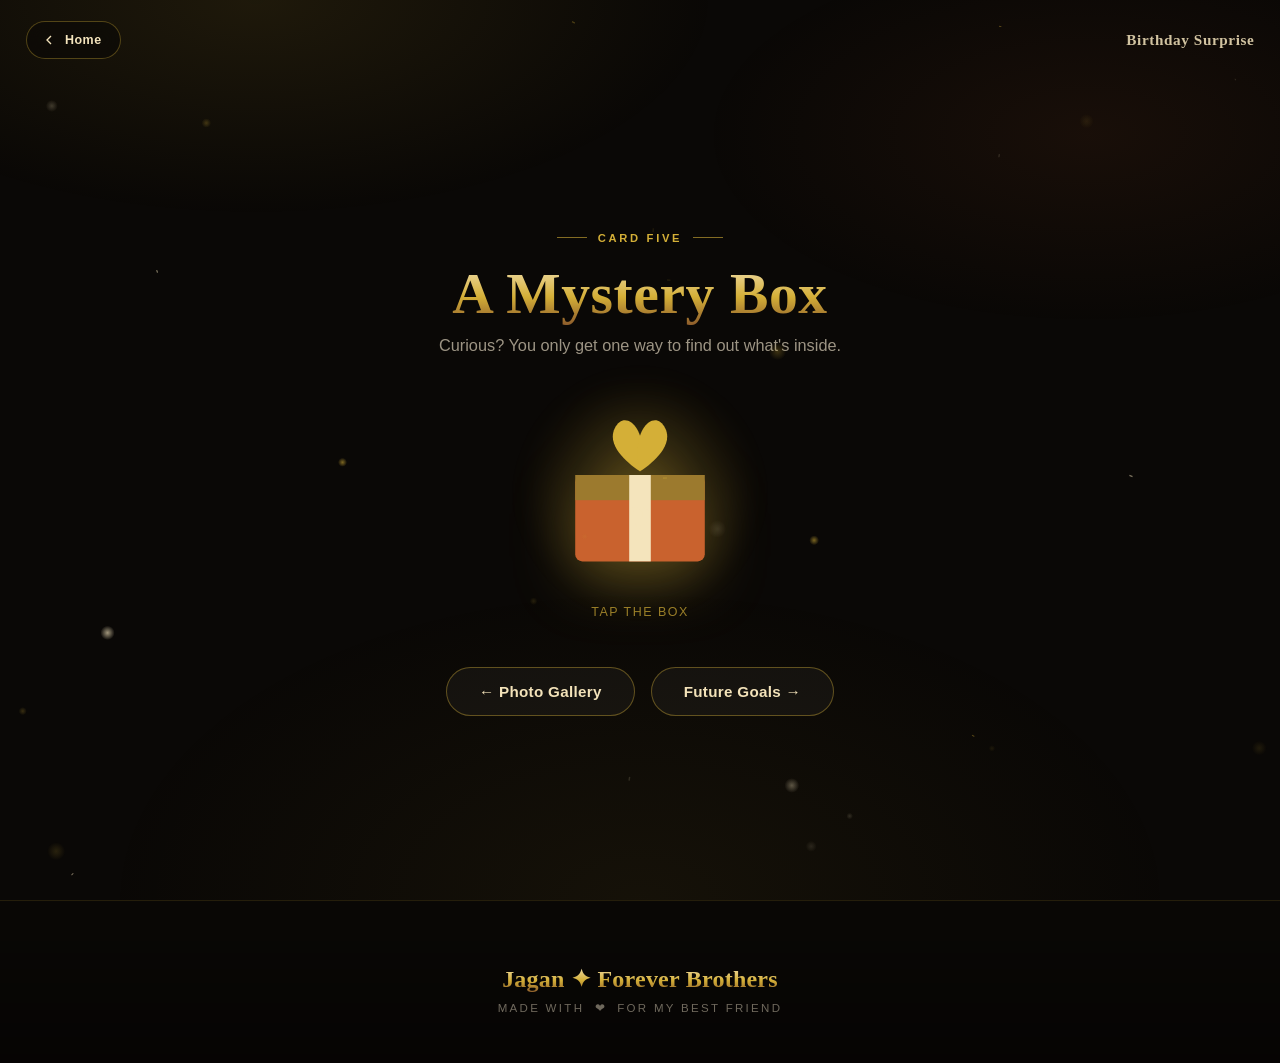
<file: surprise.html>
<!DOCTYPE html>
<html lang="en">
<head>
<meta charset="UTF-8">
<meta name="viewport" content="width=device-width, initial-scale=1.0">
<title>Birthday Surprise • Jagan</title>
<link rel="stylesheet" href="style.css">
<style>
  .page-hero{
    min-height:100vh;
    display:flex;
    flex-direction:column;
    align-items:center;
    justify-content:center;
    text-align:center;
    padding:7rem 1.5rem 4rem;
  }
  .page-title{ font-size:clamp(2.3rem,6vw,3.6rem); margin-bottom:0.6rem; }
  .page-sub{ color:var(--cream); opacity:0.65; max-width:480px; margin:0 auto 3rem; font-size:1.02rem; }

  .mystery-box{
    position:relative;
    width:180px; height:180px;
    cursor:pointer;
    transition:transform 0.4s var(--ease);
  }
  .mystery-box:hover{ transform:scale(1.05) rotate(-2deg); }
  .mystery-box.shaking{ animation:shake 0.5s ease-in-out; }
  @keyframes shake{
    0%,100%{ transform:translateX(0) rotate(0); }
    20%{ transform:translateX(-8px) rotate(-4deg); }
    40%{ transform:translateX(8px) rotate(4deg); }
    60%{ transform:translateX(-6px) rotate(-3deg); }
    80%{ transform:translateX(6px) rotate(3deg); }
  }
  .mystery-box svg{ width:100%; height:100%; filter:drop-shadow(0 18px 30px rgba(212,175,55,0.3)); }
  .mystery-box.hidden{ display:none; }

  .mystery-glow{
    position:absolute;
    inset:-40px;
    background:radial-gradient(circle, rgba(212,175,55,0.25), transparent 65%);
    filter:blur(10px);
    z-index:-1;
    animation:glowPulse 2s ease-in-out infinite;
  }
  @keyframes glowPulse{ 0%,100%{ opacity:0.5; transform:scale(1); } 50%{ opacity:1; transform:scale(1.15); } }

  .mystery-hint{
    margin-top:1.4rem;
    font-family:'Outfit',sans-serif;
    font-size:0.78rem;
    letter-spacing:0.12em;
    text-transform:uppercase;
    color:var(--gold);
    opacity:0.7;
  }

  .surprise-reveal{
    max-width:600px;
    opacity:0;
    transform:translateY(30px) scale(0.95);
    transition:opacity 0.7s var(--ease), transform 0.7s var(--ease);
    pointer-events:none;
    display:none;
  }
  .surprise-reveal.show{
    display:block;
    opacity:1;
    transform:translateY(0) scale(1);
    pointer-events:all;
  }
  .surprise-card{
    background:linear-gradient(160deg, rgba(212,175,55,0.12), rgba(255,255,255,0.03));
    border:1px solid rgba(212,175,55,0.4);
    border-radius:var(--radius-lg);
    padding:clamp(2rem,5vw,3rem);
    box-shadow:0 30px 80px -15px rgba(212,175,55,0.3);
  }
  .surprise-emoji{ font-size:3rem; margin-bottom:1rem; }
  .surprise-card h2{
    font-family:'Playfair Display',serif;
    color:var(--gold-bright);
    font-size:clamp(1.6rem,4vw,2.2rem);
    margin-bottom:1.2rem;
  }
  .surprise-card p{
    font-size:1.05rem;
    line-height:1.8;
    color:var(--cream);
  }
  .surprise-card p + p{ margin-top:1rem; }

  .nav-area{ display:flex; justify-content:center; gap:1rem; margin-top:3rem; flex-wrap:wrap; }
</style>
</head>
<body>

<div class="bg-glow"></div>
<canvas id="fxCanvas"></canvas>

<nav class="site-nav">
  <a href="index.html" data-transition class="back-btn">
    <svg viewBox="0 0 24 24" fill="none" stroke="currentColor" stroke-width="2"><path d="M15 18L9 12L15 6"/></svg>
    Home
  </a>
  <span class="nav-brand">Birthday Surprise</span>
</nav>

<section class="page-hero">
  <div class="section-eyebrow"><span class="line"></span> Card Five <span class="line"></span></div>
  <h1 class="page-title display gold-text">A Mystery Box</h1>
  <p class="page-sub">Curious? You only get one way to find out what's inside.</p>

  <div style="position:relative;" id="boxWrap">
    <div class="mystery-glow"></div>
    <div class="mystery-box" id="mysteryBox">
      <svg viewBox="0 0 100 100" fill="none">
        <rect x="14" y="40" width="72" height="48" rx="4" fill="#c9622e"/>
        <rect x="14" y="40" width="72" height="14" fill="#9c7a2e"/>
        <rect x="44" y="40" width="12" height="48" fill="#f4e4bc"/>
        <path d="M50 38C50 38 30 26 36 14C42 2 56 16 50 38Z" fill="#d4af37"/>
        <path d="M50 38C50 38 70 26 64 14C58 2 44 16 50 38Z" fill="#d4af37"/>
        <text x="50" y="76" text-anchor="middle" font-size="28" fill="#f4e4bc" font-family="Georgia,serif" font-weight="bold">?</text>
      </svg>
    </div>
  </div>
  <div class="mystery-hint" id="mysteryHint">Tap the box</div>

  <div class="surprise-reveal" id="surpriseReveal">
    <div class="surprise-card">
      <div class="surprise-emoji">🎉</div>
      <h2>Surprise, machi!</h2>
      <p>There's no hidden prize inside this box — the surprise is just this: an entire website, built quietly, just so you'd know exactly how much you're valued.</p>
      <p>No one made me do this. I wanted to. Because somewhere between all our nonsense and our real conversations, you became one of the most important people in my life — and you deserved a birthday that felt like it.</p>
      <p>Happy Birthday, Jagan. Here's to another year of being unreasonably loyal to each other.</p>
    </div>
  </div>

  <div class="nav-area">
    <a href="gallery.html" data-transition class="btn btn-ghost">← Photo Gallery</a>
    <a href="future.html" data-transition class="btn btn-ghost">Future Goals →</a>
  </div>
</section>

<footer class="site-footer">
  <div class="footer-names display gold-text">Jagan ✦ Forever Brothers</div>
  <div class="footer-tag">Made with <span class="footer-heart">❤</span> for my best friend</div>
</footer>

<script src="script.js"></script>
<script>
  const box = document.getElementById('mysteryBox');
  const hint = document.getElementById('mysteryHint');
  const reveal = document.getElementById('surpriseReveal');
  let clicked = false;
  let shakeCount = 0;

  box.addEventListener('click', () => {
    if(clicked) return;
    shakeCount++;
    box.classList.add('shaking');
    setTimeout(() => box.classList.remove('shaking'), 500);

    if(shakeCount === 1){
      hint.textContent = "It's wobbling... tap again";
      return;
    }
    clicked = true;
    hint.style.display = 'none';
    box.classList.add('hidden');

    const rect = document.getElementById('boxWrap').getBoundingClientRect();
    confettiBurst(rect.left + rect.width/2, rect.top + rect.height/2, {count:140});
    setTimeout(() => confettiBurst(window.innerWidth*0.2, window.innerHeight*0.3, {count:50}), 150);
    setTimeout(() => confettiBurst(window.innerWidth*0.8, window.innerHeight*0.3, {count:50}), 300);

    setTimeout(() => {
      reveal.classList.add('show');
      reveal.scrollIntoView({behavior:'smooth', block:'center'});
    }, 350);
  });
</script>
</body>
</html>
</file>
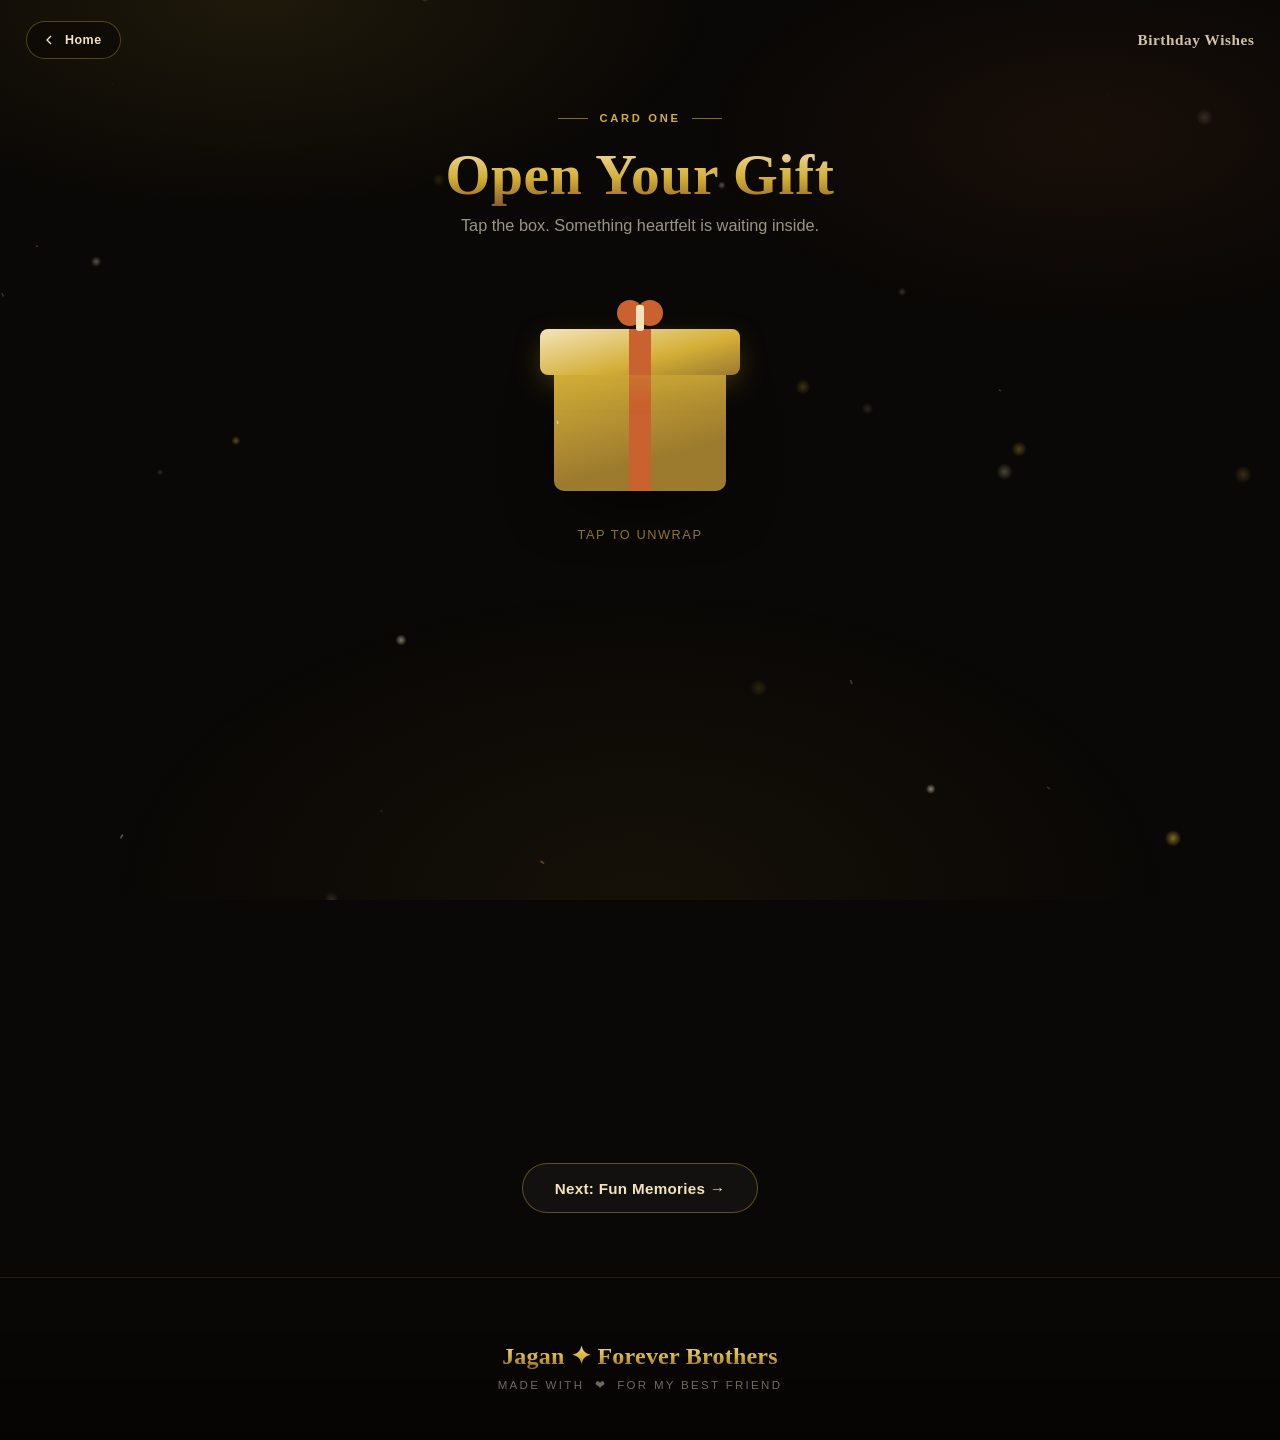
<file: wishes.html>
<!DOCTYPE html>
<html lang="en">
<head>
<meta charset="UTF-8">
<meta name="viewport" content="width=device-width, initial-scale=1.0">
<title>Birthday Wishes • Jagan</title>
<link rel="stylesheet" href="style.css">
<style>
  .page-hero{
    min-height:100vh;
    display:flex;
    flex-direction:column;
    align-items:center;
    justify-content:center;
    text-align:center;
    padding:7rem 1.5rem 4rem;
    position:relative;
  }
  .page-eyebrow{ margin-bottom:1rem; }
  .page-title{ font-size:clamp(2.3rem,6vw,3.6rem); margin-bottom:0.6rem; }
  .page-sub{ color:var(--cream); opacity:0.65; margin-bottom:3.5rem; max-width:480px; font-size:1.02rem; }

  /* ---- Gift box ---- */
  .gift-stage{
    position:relative;
    width:220px;
    height:220px;
    cursor:pointer;
    margin-bottom:1rem;
  }
  .gift-stage.opened{ cursor:default; }
  .gift-box-lid{
    position:absolute;
    top:38px; left:10px;
    width:200px; height:46px;
    background:linear-gradient(165deg, var(--gold-bright), var(--gold) 60%, var(--gold-deep));
    border-radius:8px;
    box-shadow:0 10px 30px -8px rgba(212,175,55,0.5);
    transition:transform 1s var(--ease), opacity 0.6s var(--ease);
    transform-origin:50% 100%;
    z-index:3;
  }
  .gift-box-lid::after{
    content:'';
    position:absolute;
    left:50%; top:0;
    width:22px; height:46px;
    margin-left:-11px;
    background:var(--rose-ember);
  }
  .gift-box-body{
    position:absolute;
    top:80px; left:24px;
    width:172px; height:120px;
    background:linear-gradient(165deg, var(--gold) , var(--gold-deep) 70%);
    border-radius:0 0 10px 10px;
    box-shadow:var(--shadow-soft);
    z-index:2;
  }
  .gift-box-body::after{
    content:'';
    position:absolute;
    left:50%; top:0; bottom:0;
    width:22px;
    margin-left:-11px;
    background:var(--rose-ember);
  }
  .gift-bow{
    position:absolute;
    top:8px; left:50%;
    width:60px; height:36px;
    margin-left:-30px;
    z-index:4;
    transition:transform 0.8s var(--ease), opacity 0.5s var(--ease);
  }
  .gift-glow{
    position:absolute;
    top:-30px; left:50%;
    width:260px; height:260px;
    margin-left:-130px;
    background:radial-gradient(circle, rgba(212,175,55,0.3), transparent 65%);
    filter:blur(10px);
    opacity:0;
    transition:opacity 1s var(--ease);
    z-index:0;
  }
  .gift-stage.opened .gift-box-lid{
    transform:translateY(-70px) rotate(-35deg);
    opacity:0;
  }
  .gift-stage.opened .gift-bow{
    transform:translateY(-90px) scale(0.6) rotate(20deg);
    opacity:0;
  }
  .gift-stage.opened .gift-glow{ opacity:1; }
  .gift-hint{
    font-family:'Outfit',sans-serif;
    font-size:0.8rem;
    letter-spacing:0.12em;
    text-transform:uppercase;
    color:var(--gold);
    opacity:0.7;
    animation:pulseHint 1.8s ease-in-out infinite;
  }
  .gift-stage.opened ~ .gift-hint{ display:none; }
  @keyframes pulseHint{ 0%,100%{ opacity:0.4; } 50%{ opacity:0.9; } }

  .wishes-reveal{
    max-width:640px;
    margin-top:1rem;
    opacity:0;
    transform:translateY(20px);
    transition:opacity 0.8s var(--ease), transform 0.8s var(--ease);
    pointer-events:none;
  }
  .wishes-reveal.show{ opacity:1; transform:translateY(0); pointer-events:all; }

  .wish-card{
    background:linear-gradient(160deg, rgba(255,255,255,0.05), rgba(212,175,55,0.03));
    border:1px solid rgba(212,175,55,0.25);
    border-radius:var(--radius-lg);
    padding:clamp(1.8rem,4vw,2.8rem);
    text-align:left;
    box-shadow:var(--shadow-soft);
  }
  .wish-card p{
    font-size:1.08rem;
    line-height:1.85;
    color:var(--cream);
    margin-bottom:1.3rem;
  }
  .wish-card p:last-child{ margin-bottom:0; }
  .wish-card strong{ color:var(--gold-bright); }
  .wish-signoff{
    margin-top:1.6rem;
    text-align:right;
    font-family:'Playfair Display',serif;
    font-style:italic;
    color:var(--gold-bright);
  }

  .nav-area{ display:flex; justify-content:center; margin-top:3.5rem; }
</style>
</head>
<body>

<div class="bg-glow"></div>
<canvas id="fxCanvas"></canvas>

<nav class="site-nav">
  <a href="index.html" data-transition class="back-btn">
    <svg viewBox="0 0 24 24" fill="none" stroke="currentColor" stroke-width="2"><path d="M15 18L9 12L15 6"/></svg>
    Home
  </a>
  <span class="nav-brand">Birthday Wishes</span>
</nav>

<section class="page-hero">
  <div class="section-eyebrow"><span class="line"></span> Card One <span class="line"></span></div>
  <h1 class="page-title display gold-text">Open Your Gift</h1>
  <p class="page-sub">Tap the box. Something heartfelt is waiting inside.</p>

  <div class="gift-stage" id="giftStage">
    <div class="gift-glow"></div>
    <div class="gift-box-body"></div>
    <div class="gift-box-lid"></div>
    <svg class="gift-bow" viewBox="0 0 60 36" fill="none">
      <circle cx="20" cy="14" r="13" fill="#c9622e"/>
      <circle cx="40" cy="14" r="13" fill="#c9622e"/>
      <rect x="26" y="6" width="8" height="26" rx="3" fill="#f4e4bc"/>
    </svg>
  </div>
  <div class="gift-hint" id="giftHint">Tap to unwrap</div>

  <div class="wishes-reveal" id="wishesReveal">
    <div class="wish-card">
      <p>Happy Birthday, <strong>Jagan</strong>. Today isn't just another day on the calendar — it's the day the world got a little luckier, because it got you in it.</p>
      <p>You are the kind of <strong>brother</strong> people spend a lifetime hoping to find, and somehow I found you early. Every plan we made on a whim, every problem you showed up for without a second thought, every silly argument that ended in laughter — they're the quiet proof of something rare.</p>
      <p>I hope this year hands you everything you deserve: peace on the hard days, people who see your worth, and enough joy to make up for every tough one you've carried quietly.</p>
      <p>Thank you for being my person. Thank you for being family by choice.</p>
    </div>
    <p class="wish-signoff">With everything I've got — your brother, always.</p>
  </div>

  <div class="nav-area">
    <a href="memories.html" data-transition class="btn btn-ghost">Next: Fun Memories →</a>
  </div>
</section>

<footer class="site-footer">
  <div class="footer-names display gold-text">Jagan ✦ Forever Brothers</div>
  <div class="footer-tag">Made with <span class="footer-heart">❤</span> for my best friend</div>
</footer>

<script src="script.js"></script>
<script>
  const stage = document.getElementById('giftStage');
  const reveal = document.getElementById('wishesReveal');
  const hint = document.getElementById('giftHint');
  let opened = false;

  stage.addEventListener('click', () => {
    if(opened) return;
    opened = true;
    stage.classList.add('opened');
    hint.style.display = 'none';
    setTimeout(() => {
      reveal.classList.add('show');
      const rect = stage.getBoundingClientRect();
      confettiBurst(rect.left + rect.width/2, rect.top + rect.height/2, {count:90});
      reveal.scrollIntoView({behavior:'smooth', block:'center'});
    }, 500);
  });
</script>
</body>
</html>
</file>
<file: style.css>
/* =========================================================
   JAGAN — Premium Birthday Experience
   Shared design system
   ========================================================= */
:root{
  --void:#0a0806;
  --surface:#16110c;
  --surface-raised:#1f1812;
  --gold-deep:#9c7a2e;
  --gold:#d4af37;
  --gold-bright:#f4e4bc;
  --gold-glow:#ffe9a8;
  --bronze:#8b5a2b;
  --cream:#ece0c8;
  --rose-ember:#c9622e;
  --ink:#0a0806;
  --shadow-soft: 0 20px 60px -15px rgba(0,0,0,0.7);
  --radius-lg: 22px;
  --radius-md: 14px;
  --ease: cubic-bezier(0.22, 1, 0.36, 1);
}

*{margin:0;padding:0;box-sizing:border-box;}
html{scroll-behavior:smooth;}
body{
  background:var(--void);
  color:var(--cream);
  font-family:'Outfit', 'Inter', Helvetica, Arial, sans-serif;
  overflow-x:hidden;
  -webkit-font-smoothing:antialiased;
  position:relative;
  min-height:100vh;
}

@media (prefers-reduced-motion: reduce){
  *{animation-duration:0.01ms !important; animation-iteration-count:1 !important; transition-duration:0.01ms !important; scroll-behavior:auto !important;}
}

.display{
  font-family:'Playfair Display', Georgia, serif;
  font-weight:800;
  letter-spacing:0.01em;
}

a{color:var(--gold);}
img{max-width:100%; display:block;}

.gold-text{
  background:linear-gradient(180deg, var(--gold-bright) 0%, var(--gold) 55%, var(--bronze) 100%);
  -webkit-background-clip:text;
  background-clip:text;
  -webkit-text-fill-color:transparent;
}

.section-eyebrow{
  font-family:'Outfit', sans-serif;
  letter-spacing:0.24em;
  text-transform:uppercase;
  font-size:0.7rem;
  font-weight:600;
  color:var(--gold);
  display:flex;
  align-items:center;
  gap:0.7rem;
  justify-content:center;
  margin-bottom:1.1rem;
}
.section-eyebrow .line{ width:30px; height:1px; background:var(--gold); opacity:0.6; }

/* ---------------- background ambience ---------------- */
.bg-glow{
  position:fixed;
  inset:0;
  z-index:0;
  pointer-events:none;
  background:
    radial-gradient(ellipse 60% 40% at 20% 0%, rgba(212,175,55,0.10), transparent 60%),
    radial-gradient(ellipse 50% 35% at 85% 15%, rgba(201,98,46,0.08), transparent 60%),
    radial-gradient(ellipse 60% 50% at 50% 100%, rgba(212,175,55,0.06), transparent 70%);
}

#fxCanvas{
  position:fixed;
  top:0; left:0;
  width:100%; height:100%;
  pointer-events:none;
  z-index:50;
}

/* ---------------- top nav / back ---------------- */
.site-nav{
  position:fixed;
  top:0; left:0; right:0;
  z-index:60;
  display:flex;
  align-items:center;
  justify-content:space-between;
  padding:1.3rem 1.6rem;
  pointer-events:none;
}
.site-nav > *{ pointer-events:auto; }
.back-btn{
  display:inline-flex;
  align-items:center;
  gap:0.5rem;
  background:rgba(10,8,6,0.55);
  border:1px solid rgba(212,175,55,0.35);
  backdrop-filter:blur(10px);
  color:var(--gold-bright);
  font-family:'Outfit',sans-serif;
  font-size:0.78rem;
  font-weight:600;
  letter-spacing:0.04em;
  text-decoration:none;
  padding:0.62rem 1.15rem 0.62rem 0.9rem;
  border-radius:999px;
  transition:background 0.3s var(--ease), border-color 0.3s var(--ease), transform 0.3s var(--ease);
}
.back-btn:hover{
  background:rgba(212,175,55,0.15);
  border-color:rgba(212,175,55,0.7);
  transform:translateX(-3px);
}
.back-btn svg{ width:16px; height:16px; }
.nav-brand{
  font-family:'Playfair Display',serif;
  font-weight:700;
  font-size:0.95rem;
  color:var(--gold-bright);
  opacity:0.85;
  letter-spacing:0.04em;
}

/* ---------------- buttons ---------------- */
.btn{
  display:inline-flex;
  align-items:center;
  gap:0.6rem;
  padding:0.95rem 2rem;
  border-radius:999px;
  font-family:'Outfit',sans-serif;
  font-weight:600;
  font-size:0.95rem;
  letter-spacing:0.02em;
  text-decoration:none;
  cursor:pointer;
  border:none;
  transition:transform 0.35s var(--ease), box-shadow 0.35s var(--ease), background 0.35s var(--ease);
}
.btn-gold{
  background:linear-gradient(135deg, var(--gold-bright), var(--gold) 60%, var(--gold-deep));
  color:#1a1108;
  box-shadow:0 12px 30px -8px rgba(212,175,55,0.5);
}
.btn-gold:hover{ transform:translateY(-3px) scale(1.03); box-shadow:0 18px 40px -8px rgba(212,175,55,0.65); }
.btn-ghost{
  background:rgba(255,255,255,0.04);
  border:1px solid rgba(212,175,55,0.4);
  color:var(--gold-bright);
}
.btn-ghost:hover{ background:rgba(212,175,55,0.1); transform:translateY(-2px); }

/* ---------------- reveal-on-scroll utility ---------------- */
.reveal{
  opacity:0;
  transform:translateY(32px);
  transition:opacity 0.8s var(--ease), transform 0.8s var(--ease);
}
.reveal.in{ opacity:1; transform:translateY(0); }

/* ---------------- page transition overlay ---------------- */
.page-veil{
  position:fixed;
  inset:0;
  z-index:200;
  background:var(--void);
  display:flex;
  align-items:center;
  justify-content:center;
  pointer-events:none;
  opacity:0;
}
.page-veil.active{
  pointer-events:all;
  animation:veilIn 0.55s var(--ease) forwards;
}
.page-veil.leaving{
  animation:veilOut 0.55s var(--ease) forwards;
}
@keyframes veilIn{ from{opacity:0;} to{opacity:1;} }
@keyframes veilOut{ from{opacity:1;} to{opacity:0;} }
.veil-mark{
  font-family:'Playfair Display',serif;
  font-size:1.6rem;
  color:var(--gold);
  letter-spacing:0.1em;
  opacity:0.85;
}

body.loaded{ animation:bodyIn 0.6s var(--ease); }
@keyframes bodyIn{ from{opacity:0;} to{opacity:1;} }

/* ---------------- footer ---------------- */
.site-footer{
  padding:4rem 1.5rem 3rem;
  text-align:center;
  background:linear-gradient(180deg, transparent, rgba(0,0,0,0.4));
  border-top:1px solid rgba(212,175,55,0.15);
  position:relative;
  z-index:1;
}
.footer-names{
  font-size:1.5rem;
  margin-bottom:0.5rem;
}
.footer-tag{
  font-size:0.72rem;
  letter-spacing:0.2em;
  text-transform:uppercase;
  color:var(--cream);
  opacity:0.45;
}
.footer-heart{
  display:inline-block;
  margin:0 0.3rem;
  animation:heartbeat 1.6s ease-in-out infinite;
}
@keyframes heartbeat{
  0%,100%{ transform:scale(1); }
  50%{ transform:scale(1.25); }
}

/* ---------------- generic container ---------------- */
.wrap{
  max-width:1100px;
  margin:0 auto;
  padding:0 1.5rem;
  position:relative;
  z-index:1;
}
.wrap-narrow{
  max-width:720px;
  margin:0 auto;
  padding:0 1.5rem;
  position:relative;
  z-index:1;
}

/* scrollbar */
::-webkit-scrollbar{ width:10px; }
::-webkit-scrollbar-track{ background:var(--void); }
::-webkit-scrollbar-thumb{ background:var(--gold-deep); border-radius:10px; }
</file>
